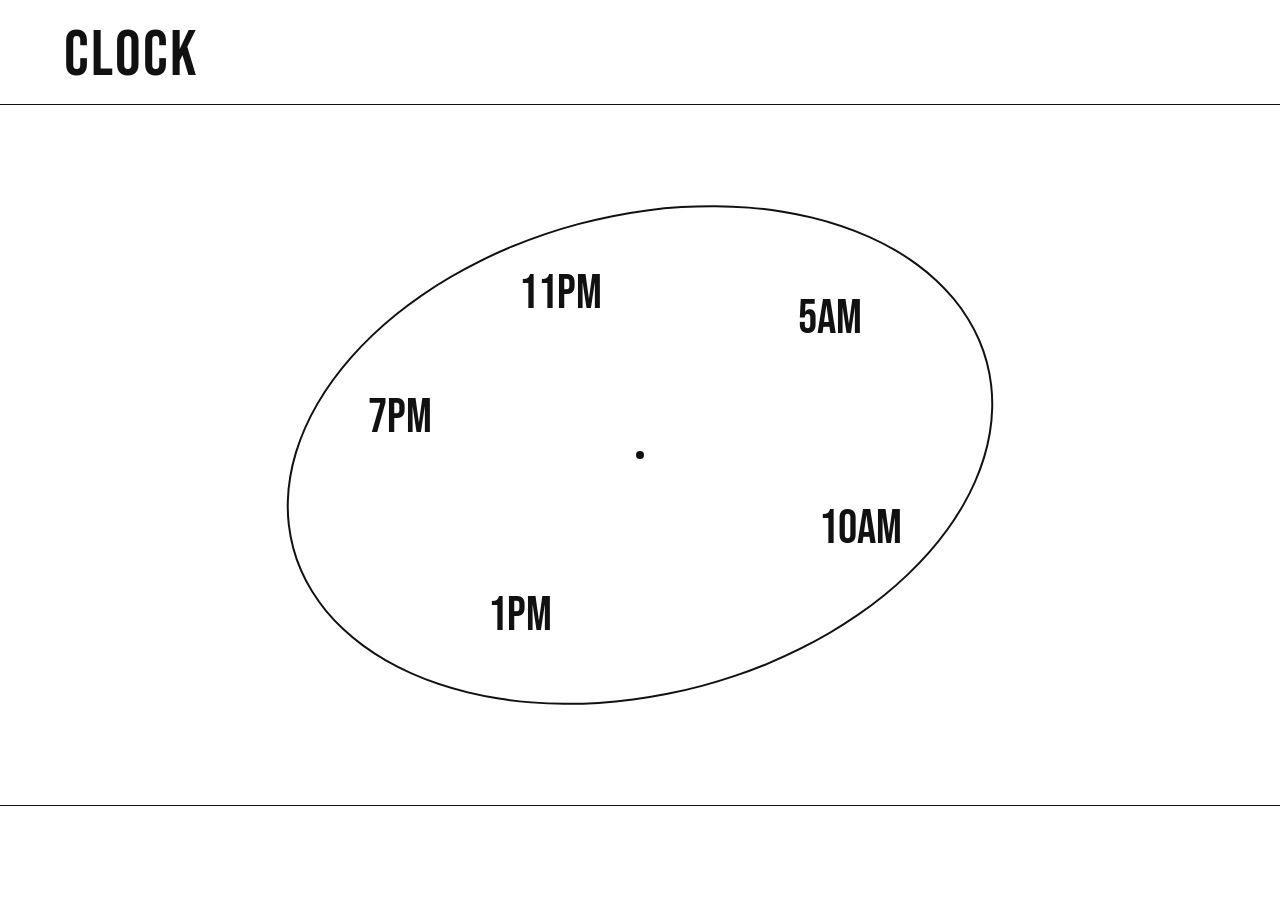
<file: index.html>
<!DOCTYPE html>
<html lang="ko">
<head>
  <meta charset="UTF-8"/>
  <meta name="viewport" content="width=device-width, initial-scale=1.0"/>
  <title>CLOCKED</title>
  <link href="https://fonts.googleapis.com/css2?family=Bebas+Neue&family=Noto+Sans+KR:wght@300;400&family=DM+Mono:wght@400&display=swap" rel="stylesheet"/>
  <style>
    * { margin:0; padding:0; box-sizing:border-box; }

    body {
      background: #fff;
      color: #111;
      font-family: 'Noto Sans KR', sans-serif;
      overflow-x: hidden;
    }

    .header {
      padding: 24px 5vw 16px;
      border-bottom: 1px solid #111;
    }
    .header-title {
      font-family: 'Bebas Neue', sans-serif;
      font-size: clamp(36px, 6.4vw, 64px);
      letter-spacing: 2px;
      line-height: 1;
    }

    /* ── CLOCK AREA ── */
    /* ── RESPONSIVE ── */
    html, body { max-width: 100%; }

    .clock-wrap {
      position: relative;
      width: min(1000px, 100vw);
      height: min(620px, 62vw);
      margin: 40px auto;
    }

    .clock-face {
      position: absolute;
      left: 50%;
      top: 50%;
      width: min(720px, 72vw);
      height: min(480px, 48vw);
      transform: translate(-50%, -50%) rotate(-15deg);
      border-radius: 50%;
      border: 2px solid #111;
    }

    .clock-center {
      position: absolute;
      width: 8px;
      height: 8px;
      background: #111;
      border-radius: 50%;
      top: 50%;
      left: 50%;
      transform: translate(-50%, -50%);
      z-index: 10;
    }

    /* time buttons — positioned relative to 900×500 wrap */
    .time-btn {
      position: absolute;
      cursor: pointer;
      text-align: center;
      transform: translate(-50%, -50%);
      z-index: 5;
    }
    .time-btn .num {
      font-family: 'Bebas Neue', sans-serif;
      font-size: clamp(24px, 4.8vw, 48px);
      color: #111;
      display: block;
      transition: color 0.15s;
      line-height: 1;
    }
    .time-btn:hover .num { color: #999; }
    .time-btn.active .num { color: #0000ff; }

    /* ── CLOCK IMAGES (placed near each time) ── */
    .clock-img {
      position: absolute;
      width: min(110px, 11vw);
      height: min(80px, 8vw);
      display: none;
      animation: popin 0.3s ease;
      z-index: 4;
    }
    .clock-img.placed { display: block; }

    @keyframes popin {
      from { opacity:0; transform: scale(0.85); }
      to   { opacity:1; transform: scale(1); }
    }

    .clock-img-inner {
      width: 100%;
      height: 100%;
      background: #e0ddd6;
      border: 1px solid #ccc;
      display: flex;
      align-items: center;
      justify-content: center;
      overflow: hidden;
    }
    .clock-img-inner img { width:100%; height:100%; object-fit:cover; display:block; }
    .clock-img-inner span {
      font-family: 'DM Mono', monospace;
      font-size: 9px;
      color: #bbb;
      letter-spacing: 0.08em;
    }

    /* images placed between adjacent time markers */
    #img-7pm  { left: min(285px, 28.5vw); top: min(168px, 16.8vw); transform: none; }
    #img-11pm { left: min(490px, 49vw);   top: min(80px,  8vw);    transform: none; }
    #img-5am  { left: min(690px, 69vw);   top: min(220px, 22vw);   transform: none; }
    #img-10am { left: min(510px, 51vw);   top: min(430px, 43vw);   transform: none; }
    #img-1pm  { left: min(205px, 20.5vw); top: min(340px, 34vw);   transform: none; }

    /* ── PANEL ── */
    .panel-area {
      border-top: 1px solid #111;
      padding: 0 5vw;
    }

    .panel { display: none; animation: up 0.25s ease; }
    .panel.visible {
      display: flex;
      align-items: flex-start;
      gap: 0;
      overflow-x: auto;
      padding-bottom: 36px;
    }
    @keyframes up {
      from { opacity:0; transform:translateY(8px); }
      to   { opacity:1; transform:translateY(0); }
    }

    /* individual card within a panel */
    .panel-card {
      display: flex;
      flex-direction: column;
      align-items: center;
      min-width: 240px;
      max-width: 300px;
      padding: 20px 24px 0 0;
      flex-shrink: 0;
    }
    .panel-card:last-child { padding-right: 0; }

    /* clickable image card */
    .panel-card.clickable { cursor: pointer; }
    .panel-card.clickable:hover .panel-img-center { opacity: 0.75; }
    .panel-card.used .panel-img-center { opacity: 0.3; pointer-events: none; cursor: default; }

    .panel-img-center {
      width: 100%;
      background: #ebebeb;
      display: flex;
      align-items: center;
      justify-content: center;
      overflow: hidden;
      position: relative;
      transition: opacity 0.2s;
      margin-bottom: 14px;
    }
    .panel-img-center img { width:100%; height:auto; display:block; object-fit:unset; }
    .panel-img-center img + span { display: none; }
    /* fallback when no image */
    .panel-img-center:not(:has(img)),
    .panel-img-center:has(img[src=""]) {
      height: 160px;
    }
    .panel-img-center span { font-family:'DM Mono',monospace; font-size:10px; color:#bbb; letter-spacing:0.1em; }
    .click-hint {
      position: absolute;
      bottom: 8px;
      right: 8px;
      font-family: 'DM Mono', monospace;
      font-size: 9px;
      color: #888;
      letter-spacing: 0.08em;
      background: rgba(255,255,255,0.85);
      padding: 2px 6px;
    }

    /* text-only card (no image) */
    .panel-card.text-only {
      justify-content: flex-start;
      padding-top: 20px;
    }
    .panel-card.text-only .panel-quote-center {
      text-align: left;
    }

    .panel-source {
      font-family: 'DM Mono', monospace;
      font-size: 9px;
      color: #aaa;
      letter-spacing: 0.08em;
      margin-bottom: 10px;
      align-self: flex-start;
    }
    .panel-quote-center {
      font-family: 'Noto Sans KR', sans-serif;
      font-size: 12px;
      font-weight: 300;
      line-height: 1.85;
      color: #222;
      text-align: center;
    }
    .panel-reason {
      font-family: 'Noto Sans KR', sans-serif;
      font-size: 11px;
      font-weight: 300;
      line-height: 1.8;
      color: #999;
      text-align: center;
      margin-top: 10px;
      font-style: italic;
    }
    .panel-card.text-only .panel-reason {
      text-align: left;
    }
    .audio-reason {
      font-family: 'Noto Sans KR', sans-serif;
      font-size: 11px;
      font-weight: 300;
      line-height: 1.8;
      color: #999;
      font-style: italic;
      margin-top: 10px;
    }

    /* divider between cards */
    .panel-divider {
      width: 1px;
      background: #e0e0e0;
      align-self: stretch;
      margin: 20px 24px 0 0;
      flex-shrink: 0;
    }

    /* ── AUDIO CARD ── */
    .audio-card {
      display: flex;
      flex-direction: column;
      align-items: flex-start;
      min-width: 200px;
      max-width: 240px;
      padding: 20px 0 0 0;
      flex-shrink: 0;
    }
    .audio-play-btn {
      width: 44px;
      height: 44px;
      border: 1px solid #111;
      background: #fff;
      display: flex;
      align-items: center;
      justify-content: center;
      cursor: pointer;
      margin-bottom: 14px;
      transition: background 0.15s;
      flex-shrink: 0;
    }
    .audio-play-btn:hover { background: #111; }
    .audio-play-btn:hover svg path { fill: #fff; }
    .audio-play-btn svg { width: 16px; height: 16px; }
    .audio-play-btn svg path { fill: #111; transition: fill 0.15s; }
    .audio-label {
      font-family: 'DM Mono', monospace;
      font-size: 9px;
      color: #aaa;
      letter-spacing: 0.08em;
      margin-bottom: 10px;
    }
    .audio-quote {
      font-family: 'Noto Sans KR', sans-serif;
      font-size: 12px;
      font-weight: 300;
      line-height: 1.85;
      color: #222;
    }

    /* ── LOG SECTION ── */
    .log-area {
      border-top: 1px solid #111;
      padding: 24px 5vw 60px;
      display: none;
    }
    .log-area.has-entries { display: block; }

    .log-grid {
      display: flex;
      gap: 0;
      flex-wrap: wrap;
    }

    .log-entry {
      width: calc(100% / 5);
      padding-right: 28px;
      animation: up 0.3s ease;
    }

    .log-entry-time {
      font-family: 'DM Mono', monospace;
      font-size: 9px;
      letter-spacing: 0.12em;
      text-transform: uppercase;
      color: #111;
      display: block;
      margin-bottom: 6px;
      border-bottom: 1px solid #111;
      padding-bottom: 4px;
    }

    .log-entry-quote {
      font-family: 'Noto Sans KR', sans-serif;
      font-size: 10px;
      font-weight: 300;
      line-height: 1.8;
      color: #333;
      margin-bottom: 6px;
    }

    .log-entry-source {
      font-family: 'DM Mono', monospace;
      font-size: 9px;
      color: #aaa;
      letter-spacing: 0.06em;
    }

  /* ── ED POPUP ── */
  .ed-overlay {
    position: fixed;
    inset: 0;
    background: rgba(0,0,0,0.6);
    z-index: 100;
    display: flex;
    align-items: center;
    justify-content: center;
    opacity: 0;
    pointer-events: none;
    transition: opacity 0.5s ease;
  }
  .ed-overlay.visible {
    opacity: 1;
    pointer-events: all;
  }
  .ed-modal {
    background: #fff;
    max-width: 480px;
    width: 90vw;
    padding: 48px 40px 40px;
    position: relative;
    transform: translateY(12px);
    transition: transform 0.5s ease;
  }
  .ed-overlay.visible .ed-modal {
    transform: translateY(0);
  }
  .ed-modal-title {
    font-family: 'Bebas Neue', sans-serif;
    font-size: 52px;
    letter-spacing: 2px;
    line-height: 1;
    margin-bottom: 28px;
  }
  .ed-modal-body {
    font-family: 'Noto Sans KR', sans-serif;
    font-size: 13px;
    font-weight: 300;
    line-height: 2;
    color: #222;
  }
  .ed-modal-body p { margin-bottom: 16px; }
  .ed-modal-body p:last-child { margin-bottom: 0; }
  .ed-modal-year {
    font-family: 'DM Mono', monospace;
    font-size: 10px;
    color: #aaa;
    letter-spacing: 0.1em;
    margin-top: 32px;
    display: block;
  }
  .ed-close {
    position: absolute;
    top: 16px;
    right: 20px;
    font-family: 'DM Mono', monospace;
    font-size: 11px;
    color: #aaa;
    cursor: pointer;
    letter-spacing: 0.08em;
    background: none;
    border: none;
    padding: 4px;
  }
  .ed-close:hover { color: #111; }
  </style>
</head>
<body>

<div class="header">
  <div class="header-title">CLOCK<span id="ed-reveal" style="opacity:0; transition: opacity 0.6s ease;">ED</span></div>
</div>

<div class="clock-wrap">
  <div class="clock-face"></div>
  <div class="clock-center"></div>

  <!-- TIME BUTTONS -->
  <div class="time-btn" style="left:72%;top:62%;" onclick="openPanel('10am', this)">
    <span class="num">10AM</span>
  </div>
  <div class="time-btn" style="left:42%;top:24%;" onclick="openPanel('11pm', this)">
    <span class="num">11PM</span>
  </div>
  <div class="time-btn" style="left:38%;top:76%;" onclick="openPanel('1pm', this)">
    <span class="num">1PM</span>
  </div>
  <div class="time-btn" style="left:26%;top:44%;" onclick="openPanel('7pm', this)">
    <span class="num">7PM</span>
  </div>
  <div class="time-btn" style="left:69%;top:28%;" onclick="openPanel('5am', this)">
    <span class="num">5AM</span>
  </div>

  <!-- CLOCK IMAGES (hidden until placed) -->
  <div class="clock-img" id="img-10am">
    <div class="clock-img-inner">
      <img src="10am.jpg" alt="">
      <span>10AM</span>
    </div>
  </div>
  <div class="clock-img" id="img-11pm">
    <div class="clock-img-inner">
      <img src="11pm.jpg" alt="">
      <span>11PM</span>
    </div>
  </div>
  <div class="clock-img" id="img-1pm">
    <div class="clock-img-inner">
      <img src="1pm.jpg" alt="">
      <span>1PM</span>
    </div>
  </div>
  <div class="clock-img" id="img-7pm">
    <div class="clock-img-inner">
      <img src="7pm.jpg" alt="">
      <span>7PM</span>
    </div>
  </div>
  <div class="clock-img" id="img-5am">
    <div class="clock-img-inner">
      <img src="5am.jpg" alt="">
      <span>5AM</span>
    </div>
  </div>
</div>

<!-- PANELS -->
<div class="panel-area">

  <!-- 5AM: 달빛 -->
  <div class="panel" id="panel-5am">
    <div class="panel-card clickable" onclick="placeImage('5am', this)">
      <div class="panel-img-center">
        <img src="5am.jpg" alt="">
        <span>이미지</span>
        <div class="click-hint">클릭하면 시계에 배치</div>
      </div>
      <p class="panel-quote-center">이유 없이 깼다가 보고 다시 잠드는.</p>
      <p class="panel-reason">찾으려 하지 않았는데 거기 있었던 것.</p>
    </div>
  </div>

  <!-- 10AM: 유튜브 댓글 세트 + 이하나 댓글 -->
  <div class="panel" id="panel-10am">
    <div class="panel-card clickable" onclick="placeImage('10am', this)">
      <div class="panel-img-center">
        <img src="10am.jpg" alt="">
        <span>이미지</span>
        <div class="click-hint">클릭하면 시계에 배치</div>
      </div>
      <p class="panel-source">유튜브 댓글 / 아이와 장식장 영상</p>
      <p class="panel-quote-center">나쁜 짓을 한 게 아니라<br>나쁜 일이 벌어진 거니까.</p>
      <p class="panel-reason">같은 장면을 다른 언어로 보는 순간.</p>
    </div>
    <div class="panel-divider"></div>
    <div class="panel-card text-only">
      <div class="panel-img-center">
        <img src="10am.jpg" alt="">
        <span>이미지</span>
      </div>
      <p class="panel-source">유튜브 댓글</p>
      <p class="panel-quote-center">한국: 그냥 다 때려부시지 그래!!!</p>
      <p class="panel-reason">진지함 바로 옆에 있어야 더 선명해지는 것.</p>
    </div>
    <div class="panel-divider"></div>
    <div class="panel-card text-only">
      <div class="panel-img-center">
        <img src="10am-3.jpg" alt="">
        <span>이미지</span>
      </div>
      <p class="panel-source">유튜브 댓글</p>
      <p class="panel-quote-center">이하나: ㅋㅋ 좀 저 나이에 저러면 한심해보이긴함…<br><br>ㄴ 우리 모두 누구나 잘 모르는 영역이 있는 법이져… 예를 들어 하나 님이 띄어쓰기를 못하는 것처럼.</p>
      <p class="panel-reason">반격이 주장이 아니라 증명으로 왔을 때.</p>
    </div>
  </div>

  <!-- 1PM: 썩은 핑크의 법칙 -->
  <div class="panel" id="panel-1pm">
    <div class="panel-card clickable" onclick="placeImage('1pm', this)">
      <div class="panel-img-center">
        <img src="1pm.jpg" alt="">
        <span>이미지</span>
        <div class="click-hint">클릭하면 시계에 배치</div>
      </div>
      <p class="panel-source">네이버 웹툰 / 썩은 핑크의 법칙</p>
      <p class="panel-quote-center">그 누구의 잘못이 아님에도 나는 아플 수 있습니다.<br>그럴 땐 아픈 게 지나갈 때까지 다른 걸 하면 됩니다.</p>
      <p class="panel-reason">이유를 찾지 않아도 된다는 말이 위로가 될 때.</p>
    </div>
  </div>

  <!-- 7PM: 집이 없어 + IMF 댓글 + 부엌 소리 -->
  <div class="panel" id="panel-7pm">
    <div class="panel-card clickable" onclick="placeImage('7pm', this)">
      <div class="panel-img-center">
        <img src="7pm.jpg" alt="">
        <span>이미지</span>
        <div class="click-hint">클릭하면 시계에 배치</div>
      </div>
      <p class="panel-source">네이버 웹툰 / 집이 없어</p>
      <p class="panel-quote-center">넌 어디든 갈 수 있어. 네가 조금만 더 크면.. 네가 네 집도, 동네도.. 같이 살 사람도 고를 수 있어.</p>
      <p class="panel-reason">지금의 고통이 나중의 자유로 뒤집히는 순간.</p>
    </div>
    <div class="panel-divider"></div>
    <div class="panel-card text-only">
      <div class="panel-img-center">
        <img src="7pm-2.jpg" alt="">
        <span>이미지</span>
      </div>
      <p class="panel-source">유튜브 댓글 / IMF 관련 영상</p>
      <p class="panel-quote-center">악재가 꼭 악재만은 아니라고... 결과적으로 자력으로 다시 일어났기 때문에 주변국에 굽실거리지 않아도 되니 긍정적인 면도 있을 겁니다.</p>
      <p class="panel-reason">시간이 지나야만 보이는 의미가 있다는 것.</p>
    </div>
    <div class="panel-divider"></div>
    <div class="audio-card">
      <p class="audio-label">오디오 / 부엌 소리</p>
      <button class="audio-play-btn" onclick="toggleAudio(this)" aria-label="재생">
        <svg viewBox="0 0 16 16" fill="none" xmlns="http://www.w3.org/2000/svg">
          <path class="play-icon" d="M4 2.5L13 8L4 13.5V2.5Z" fill="#111"/>
        </svg>
      </button>
      <!-- audio src에 파일 경로를 넣어주세요 -->
      <audio id="kitchen-audio" src="kitchen.mp3" preload="none"></audio>
      <p class="audio-quote">저녁 7시, 낮잠을 자다가<br>들리는 부엌 소리.<br><br>눈을 뜨지 않아도<br>혼자가 아니라는 걸 알았다.</p>
      <p class="audio-reason">소리로만 아는 것이 있다.</p>
    </div>
  </div>

  <!-- 11PM: 나만 들을 수 있는 종 + 믿고 먼저 증명하는 삶 -->
  <div class="panel" id="panel-11pm">
    <div class="panel-card clickable" onclick="placeImage('11pm', this)">
      <div class="panel-img-center">
        <img src="11pm.jpg" alt="">
        <span>이미지</span>
        <div class="click-hint">클릭하면 시계에 배치</div>
      </div>
      <p class="panel-quote-center">일이든 사람이든 '여기까지구나' 하는 순간이 옵니다.<br>그 순간엔 머릿속에 종이 울리죠.<br>나만 들을 수 있는.</p>
      <p class="panel-reason">설명하지 않아도 되는 감각이 있다는 것.</p>
    </div>
    <div class="panel-divider"></div>
    <div class="panel-card text-only">
      <div class="panel-img-center">
        <img src="11pm-2.jpg" alt="">
        <span>이미지</span>
      </div>
      <p class="panel-quote-center">가장 종교적인 해답에 가까운 대답이시네.<br><br>주장 뿐인 증명보다, 있을 거라고 믿고<br>내가 먼저 증명하는 삶.</p>
      <p class="panel-reason">증명하기 전에 먼저 살아내는 사람이 있다는 것.</p>
    </div>
  </div>

</div>

<div class="log-area" id="log-area">
  <div class="log-grid" id="log-grid"></div>
</div>

<script>
  const clicked = new Set();

  const logData = {
    '5am':  { time: '5AM',  name: '그냥 깸',       quote: '이유 없이 깼다가 보고 다시 잠드는.',                                   source: '— 직접 경험' },
    '10am': { time: '10AM', name: '눈 떠',         quote: '나쁜 짓을 한 게 아니라 나쁜 일이 벌어진 거니까.',                      source: '유튜브 댓글 / 아이와 장식장 영상' },
    '1pm':  { time: '1PM',  name: '버텨라',        quote: '그 누구의 잘못이 아님에도 나는 아플 수 있습니다.',                      source: '네이버 웹툰 / 썩은 핑크의 법칙' },
    '7pm':  { time: '7PM',  name: '집가자',        quote: '넌 어디든 갈 수 있어.',                                              source: '네이버 웹툰 / 집이 없어' },
    '11pm': { time: '11PM', name: 'karma 실현시간', quote: '그 순간엔 머릿속에 종이 울리죠. 나만 들을 수 있는.',                   source: '유튜브 댓글' },
  };

  function openPanel(id, btn) {
    document.querySelectorAll('.panel').forEach(p => p.classList.remove('visible'));
    document.querySelectorAll('.time-btn').forEach(b => b.classList.remove('active'));
    document.getElementById('panel-' + id).classList.add('visible');
    btn.classList.add('active');
    document.querySelector('.panel-area').scrollIntoView({ behavior: 'smooth', block: 'start' });

    clicked.add(id);
    const opacity = Math.pow(clicked.size / 5, 2);
    document.getElementById('ed-reveal').style.opacity = opacity;
  }

  function placeImage(id, cardEl) {
    if (cardEl.classList.contains('used')) return;
    cardEl.classList.add('used');
    const clockImg = document.getElementById('img-' + id);
    clockImg.classList.add('placed');

    // close panel
    document.querySelectorAll('.panel').forEach(p => p.classList.remove('visible'));
    document.querySelectorAll('.time-btn').forEach(b => b.classList.remove('active'));

    // add log entry
    const d = logData[id];
    const entry = document.createElement('div');
    entry.className = 'log-entry';
    entry.innerHTML = `
      <span class="log-entry-time">${d.time} — ${d.name}</span>
      <p class="log-entry-quote">${d.quote}</p>
      <p class="log-entry-source">${d.source}</p>
    `;
    document.getElementById('log-grid').appendChild(entry);
    document.getElementById('log-area').classList.add('has-entries');

    document.querySelector('.clock-wrap').scrollIntoView({ behavior: 'smooth', block: 'center' });

    // 5개 다 배치됐으면 ED 팝업
    const placed = document.querySelectorAll('.panel-card.clickable.used').length;
    if (placed === 5) openEdPopup();
  }

  function toggleAudio(btn) {
    const audio = document.getElementById('kitchen-audio');
    const pathEl = btn.querySelector('.play-icon');
    if (audio.paused) {
      audio.play();
      pathEl.setAttribute('d', 'M4 2h3v12H4V2zm5 0h3v12H9V2z');
    } else {
      audio.pause();
      pathEl.setAttribute('d', 'M4 2.5L13 8L4 13.5V2.5Z');
    }
    audio.addEventListener('ended', () => {
      pathEl.setAttribute('d', 'M4 2.5L13 8L4 13.5V2.5Z');
    }, { once: true });
  }

  function openEdPopup() {
    setTimeout(() => {
      document.getElementById('ed-overlay').classList.add('visible');
    }, 600);
  }

  function closeEdPopup() {
    document.getElementById('ed-overlay').classList.remove('visible');
  }

  document.addEventListener('DOMContentLoaded', function() {
    document.getElementById('ed-overlay').addEventListener('click', function(e) {
      if (e.target === this) closeEdPopup();
    });
  });
</script>

<!-- ED POPUP -->
<div class="ed-overlay" id="ed-overlay">
  <div class="ed-modal">
    <button class="ed-close" onclick="closeEdPopup()">닫기</button>
    <div class="ed-modal-title">CLOCKED</div>
    <div class="ed-modal-body">
      <p>이 웹사이트는 23살 오현유가 수집한 아름다운 순간들의 기록입니다.</p>
      <p>예쁘다, 못생겼다는 말은 자주 써도 — 아름답다는 말은 잘 쓰지 않았습니다. 대상을 보는 것과, 거기에 닿는 것은 다른 일이니까요.</p>
      <p>5AM부터 11PM까지, 시간마다 감각이 열리는 방식이 다릅니다. 의도 없이 스며드는 것, 발견되는 것, 있는 그대로인 것, 전환되는 것, 혼자 남는 것.</p>
      <p>모아놓고 보니 전부 언어였습니다. 누군가 쓴 말들 — 그리고 말이 없어도 언어처럼 들린 것들.</p>
      <p>아름다움이 언어로 설명될 때 비로소 생기는 건지, 아니면 원래 거기 있었는데 언어가 닿은 건지 — 아직 모릅니다.</p>
      <span class="ed-modal-year">CLOCKED, 2024.</span>
    </div>
  </div>
</div>

</body>
</html>
</file>
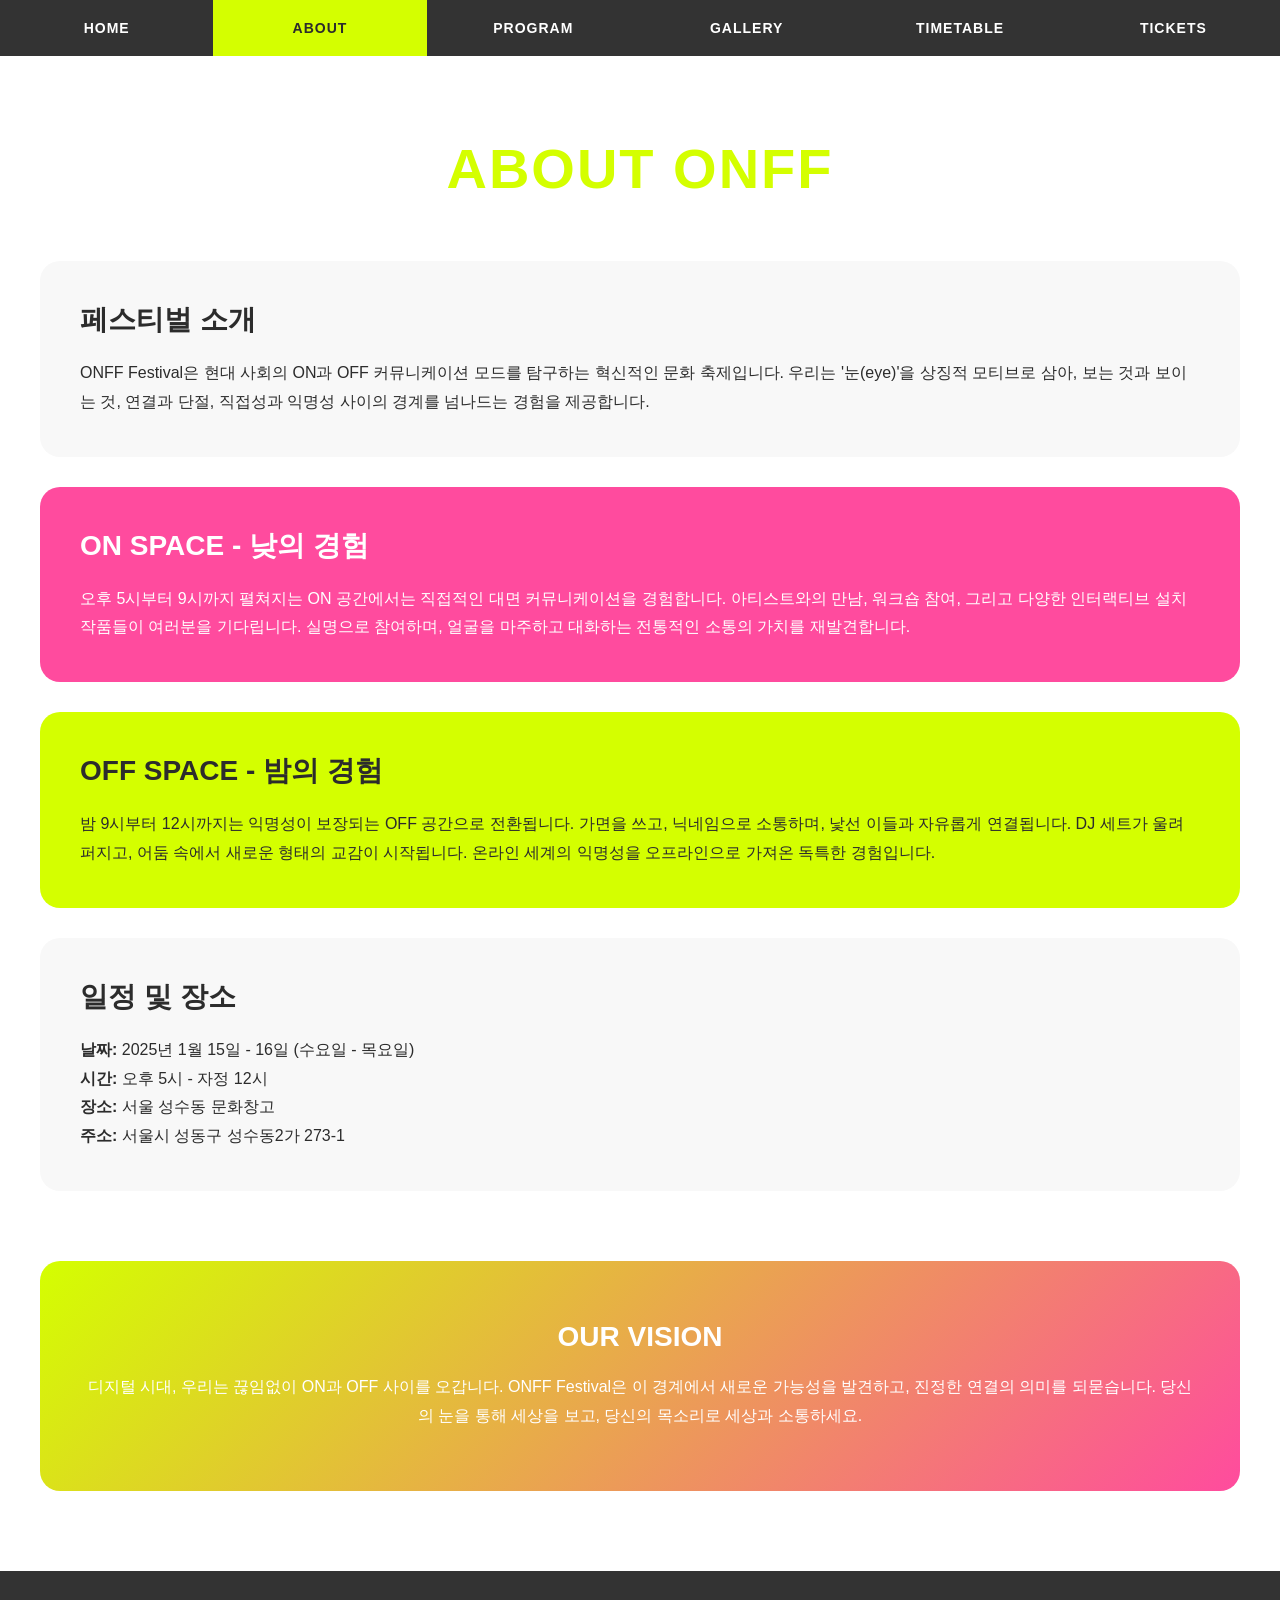
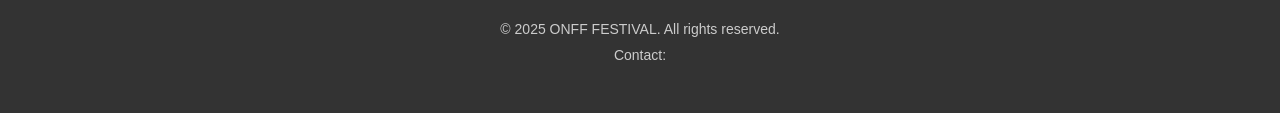
<file: about.html>
<!DOCTYPE html>
<html lang="ko">
<head>
    <meta charset="UTF-8">
    <meta name="viewport" content="width=device-width, initial-scale=1.0">
    <title>ABOUT - 2025 ONFF FESTIVAL</title>
    <link rel="stylesheet" href="styles.css">
</head>
<body>
    <!-- Navigation Bar -->
    <nav class="navbar">
        <div class="nav-container">
            <ul class="nav-menu">
                <li><a href="index.html" class="nav-link">HOME</a></li>
                <li><a href="about.html" class="nav-link active">ABOUT</a></li>
                <li><a href="lineup.html" class="nav-link">PROGRAM</a></li>
                <li><a href="gallery.html" class="nav-link">GALLERY</a></li>
                <li><a href="timetable.html" class="nav-link">TIMETABLE</a></li>
                <li><a href="tickets.html" class="nav-link">TICKETS</a></li>
            </ul>
        </div>
    </nav>

    <!-- About Section -->
    <section class="content-section">
        <div class="content-container">
            <h1 class="page-title">ABOUT ONFF</h1>
            
            <div class="about-content">
                <div class="about-box">
                    <h2 class="section-subtitle">페스티벌 소개</h2>
                    <p class="section-text">
                        ONFF Festival은 현대 사회의 ON과 OFF 커뮤니케이션 모드를 탐구하는 혁신적인 문화 축제입니다. 
                        우리는 '눈(eye)'을 상징적 모티브로 삼아, 보는 것과 보이는 것, 연결과 단절, 
                        직접성과 익명성 사이의 경계를 넘나드는 경험을 제공합니다.
                    </p>
                </div>

                <div class="about-box pink-box">
                    <h2 class="section-subtitle">ON SPACE - 낮의 경험</h2>
                    <p class="section-text">
                        오후 5시부터 9시까지 펼쳐지는 ON 공간에서는 직접적인 대면 커뮤니케이션을 경험합니다. 
                        아티스트와의 만남, 워크숍 참여, 그리고 다양한 인터랙티브 설치 작품들이 여러분을 기다립니다. 
                        실명으로 참여하며, 얼굴을 마주하고 대화하는 전통적인 소통의 가치를 재발견합니다.
                    </p>
                </div>

                <div class="about-box lime-box">
                    <h2 class="section-subtitle">OFF SPACE - 밤의 경험</h2>
                    <p class="section-text">
                        밤 9시부터 12시까지는 익명성이 보장되는 OFF 공간으로 전환됩니다. 
                        가면을 쓰고, 닉네임으로 소통하며, 낯선 이들과 자유롭게 연결됩니다. 
                        DJ 세트가 울려 퍼지고, 어둠 속에서 새로운 형태의 교감이 시작됩니다. 
                        온라인 세계의 익명성을 오프라인으로 가져온 독특한 경험입니다.
                    </p>
                </div>

                <div class="about-box">
                    <h2 class="section-subtitle">일정 및 장소</h2>
                    <p class="section-text">
                        <strong>날짜:</strong> 2025년 1월 15일 - 16일 (수요일 - 목요일)<br>
                        <strong>시간:</strong> 오후 5시 - 자정 12시<br>
                        <strong>장소:</strong> 서울 성수동 문화창고<br>
                        <strong>주소:</strong> 서울시 성동구 성수동2가 273-1
                    </p>
                </div>

                <div class="about-vision">
                    <h2 class="section-subtitle">OUR VISION</h2>
                    <p class="section-text">
                        디지털 시대, 우리는 끊임없이 ON과 OFF 사이를 오갑니다. 
                        ONFF Festival은 이 경계에서 새로운 가능성을 발견하고, 
                        진정한 연결의 의미를 되묻습니다. 당신의 눈을 통해 세상을 보고, 
                        당신의 목소리로 세상과 소통하세요.
                    </p>
                </div>
            </div>
        </div>
    </section>

    <footer class="footer">
        <div class="footer-content">
            <p>&copy; 2025 ONFF FESTIVAL. All rights reserved.</p>
            <p>Contact: <a href="/cdn-cgi/l/email-protection" class="__cf_email__" data-cfemail="fc95929a93bc93929a9ad19a998
</file>
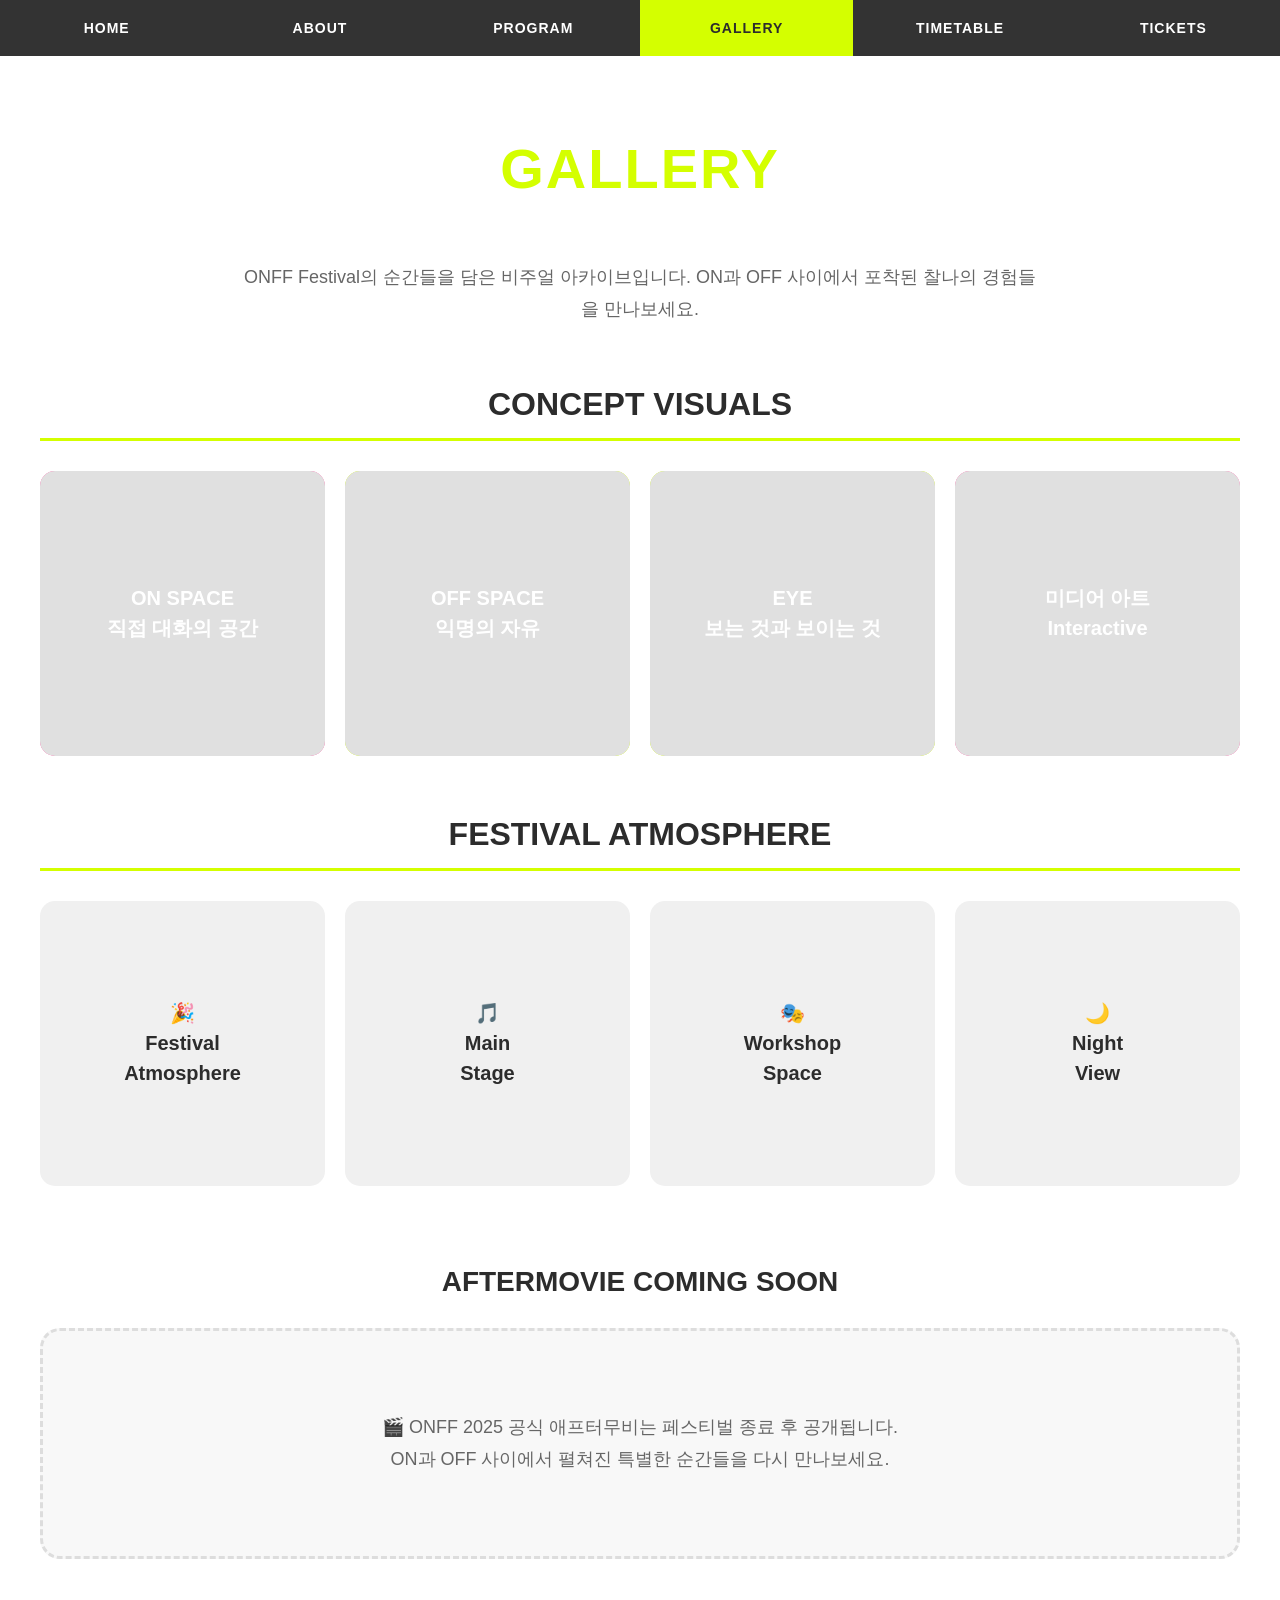
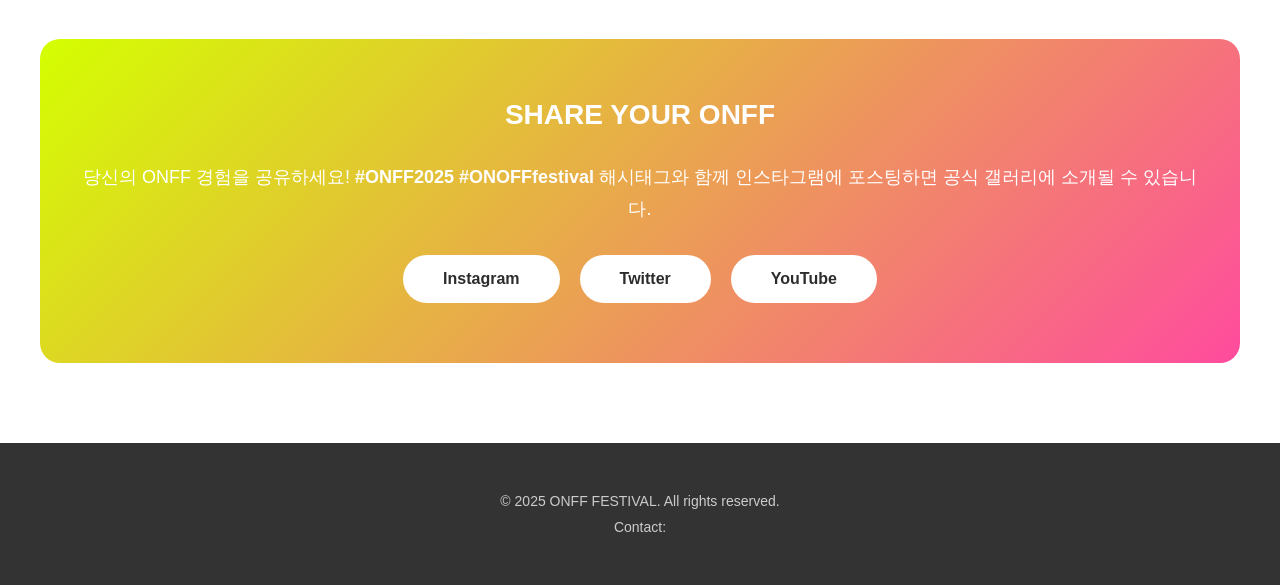
<file: gallery.html>
<!DOCTYPE html>
<html lang="ko">
<head>
    <meta charset="UTF-8">
    <meta name="viewport" content="width=device-width, initial-scale=1.0">
    <title>GALLERY - 2025 ONFF FESTIVAL</title>
    <link rel="stylesheet" href="styles.css">
</head>
<body>
    <!-- Navigation Bar -->
    <nav class="navbar">
        <div class="nav-container">
            <ul class="nav-menu">
                <li><a href="index.html" class="nav-link">HOME</a></li>
                <li><a href="about.html" class="nav-link">ABOUT</a></li>
                <li><a href="lineup.html" class="nav-link">PROGRAM</a></li>
                <li><a href="gallery.html" class="nav-link active">GALLERY</a></li>
                <li><a href="timetable.html" class="nav-link">TIMETABLE</a></li>
                <li><a href="tickets.html" class="nav-link">TICKETS</a></li>
            </ul>
        </div>
    </nav>
            </ul>
        </div>
    </nav>

    <!-- Gallery Section -->
    <section class="content-section">
        <div class="content-container">
            <h1 class="page-title">GALLERY</h1>
            
            <div class="gallery-intro">
                <p class="intro-text">
                    ONFF Festival의 순간들을 담은 비주얼 아카이브입니다. 
                    ON과 OFF 사이에서 포착된 찰나의 경험들을 만나보세요.
                </p>
            </div>

            <div class="gallery-section-title">
                <h2>CONCEPT VISUALS</h2>
            </div>

            <div class="gallery-grid">
                <div class="gallery-item pink-bg">
                    <div class="gallery-placeholder">
                        <div class="gallery-text">ON SPACE<br/>직접 대화의 공간</div>
                    </div>
                </div>

                <div class="gallery-item lime-bg">
                    <div class="gallery-placeholder">
                        <div class="gallery-text">OFF SPACE<br/>익명의 자유</div>
                    </div>
                </div>

                <div class="gallery-item lime-bg">
                    <div class="gallery-placeholder">
                        <div class="gallery-text">EYE<br/>보는 것과 보이는 것</div>
                    </div>
                </div>

                <div class="gallery-item pink-bg">
                    <div class="gallery-placeholder">
                        <div class="gallery-text">미디어 아트<br/>Interactive</div>
                    </div>
                </div>
            </div>

            <div class="gallery-section-title">
                <h2>FESTIVAL ATMOSPHERE</h2>
            </div>

            <div class="gallery-grid">
                <div class="gallery-item">
                    <div class="gallery-placeholder gray-bg">
                        <div class="gallery-text-dark">🎉<br/>Festival<br/>Atmosphere</div>
                    </div>
                </div>

                <div class="gallery-item">
                    <div class="gallery-placeholder gray-bg">
                        <div class="gallery-text-dark">🎵<br/>Main<br/>Stage</div>
                    </div>
                </div>

                <div class="gallery-item">
                    <div class="gallery-placeholder gray-bg">
                        <div class="gallery-text-dark">🎭<br/>Workshop<br/>Space</div>
                    </div>
                </div>

                <div class="gallery-item">
                    <div class="gallery-placeholder gray-bg">
                        <div class="gallery-text-dark">🌙<br/>Night<br/>View</div>
                    </div>
                </div>
            </div>

            <div class="video-section">
                <h2 class="section-subtitle">AFTERMOVIE COMING SOON</h2>
                <div class="video-placeholder">
                    <div class="video-content">
                        <p class="video-text">
                            🎬 ONFF 2025 공식 애프터무비는 페스티벌 종료 후 공개됩니다.<br>
                            ON과 OFF 사이에서 펼쳐진 특별한 순간들을 다시 만나보세요.
                        </p>
                    </div>
                </div>
            </div>

            <div class="social-section">
                <h2 class="section-subtitle">SHARE YOUR ONFF</h2>
                <p class="social-text">
                    당신의 ONFF 경험을 공유하세요! 
                    <strong>#ONFF2025 #ONOFFfestival</strong> 해시태그와 함께 
                    인스타그램에 포스팅하면 공식 갤러리에 소개될 수 있습니다.
                </p>
                <div class="social-links">
                    <a href="#" class="social-btn">Instagram</a>
                    <a href="#" class="social-btn">Twitter</a>
                    <a href="#" class="social-btn">YouTube</a>
                </div>
            </div>
        </div>
    </section>

    <footer class="footer">
        <div class="footer-content">
            <p>&copy; 2025 ONFF FESTIVAL. All rights reserved.</p>
            <p>Contact: <a href="/cdn-cgi/l/email-protection" class="__cf_email__" data-cfemail="e68f888089a689888080cb80839
</file>
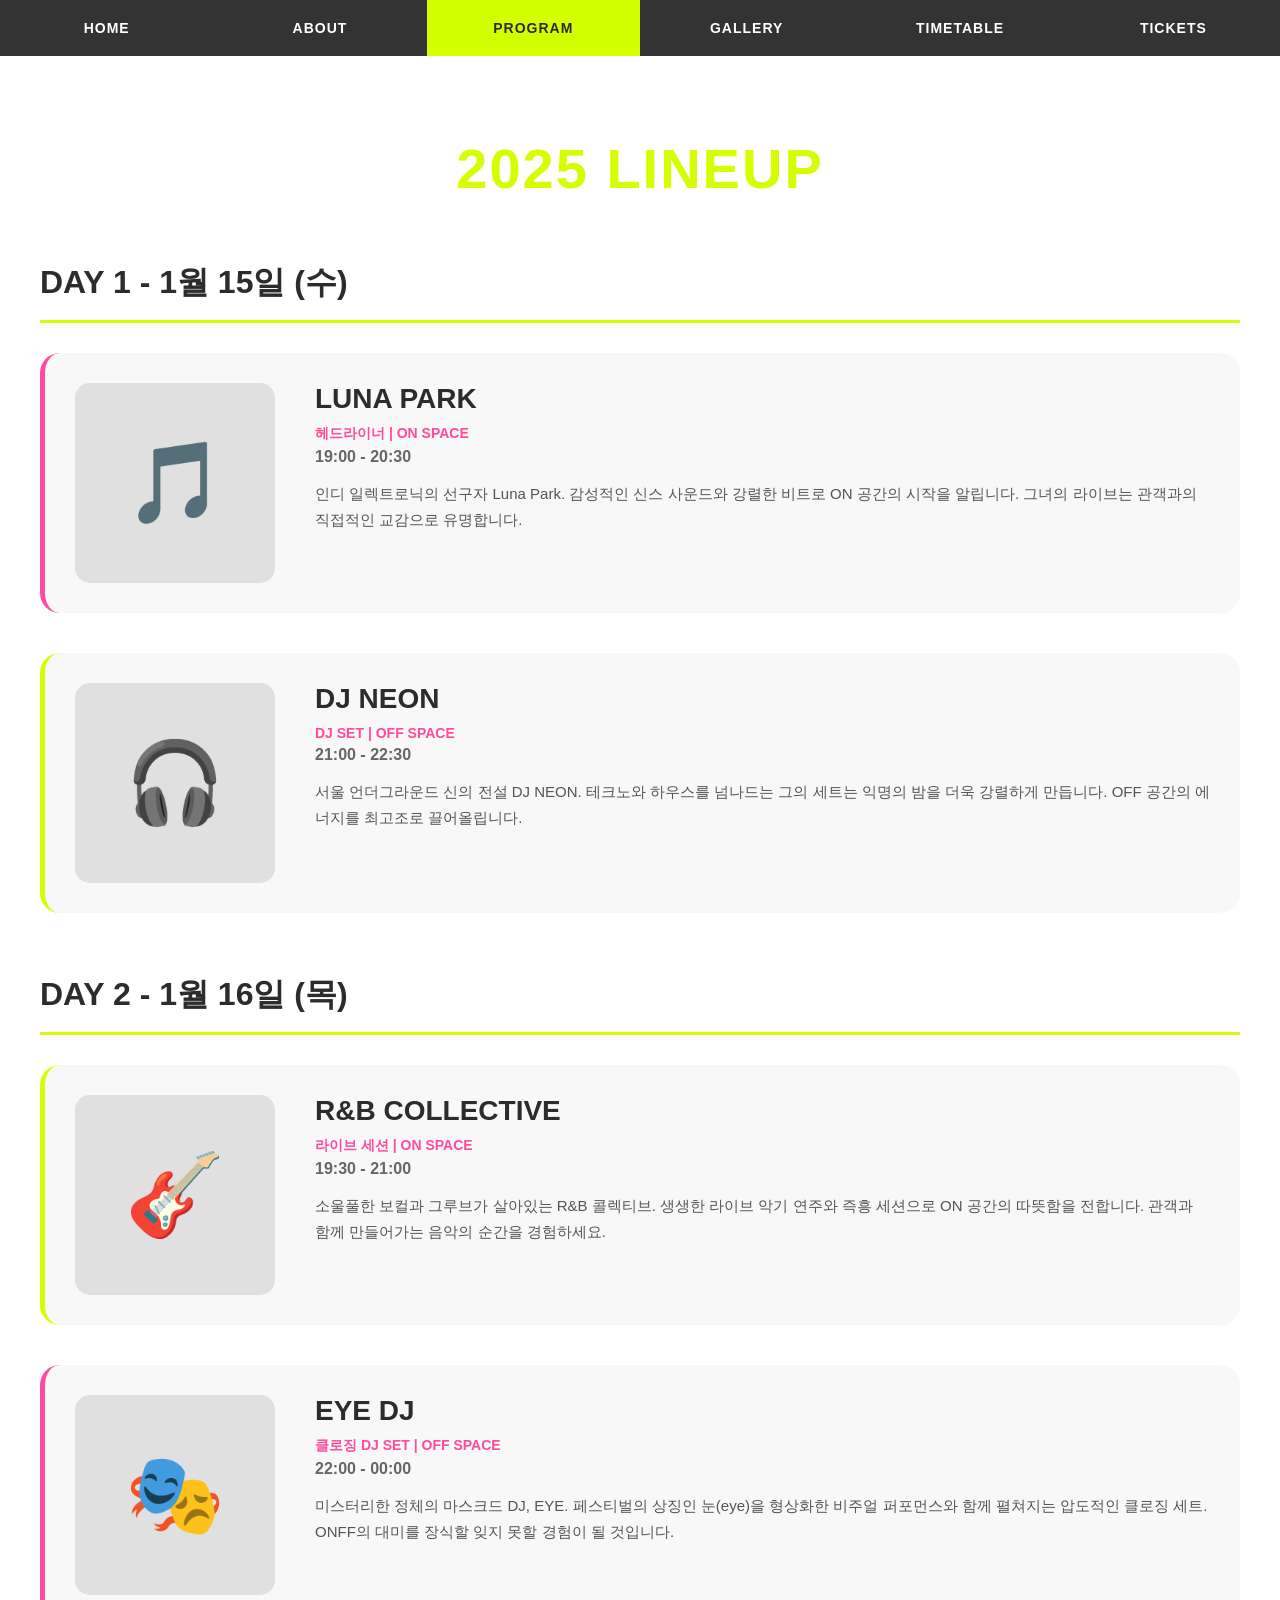
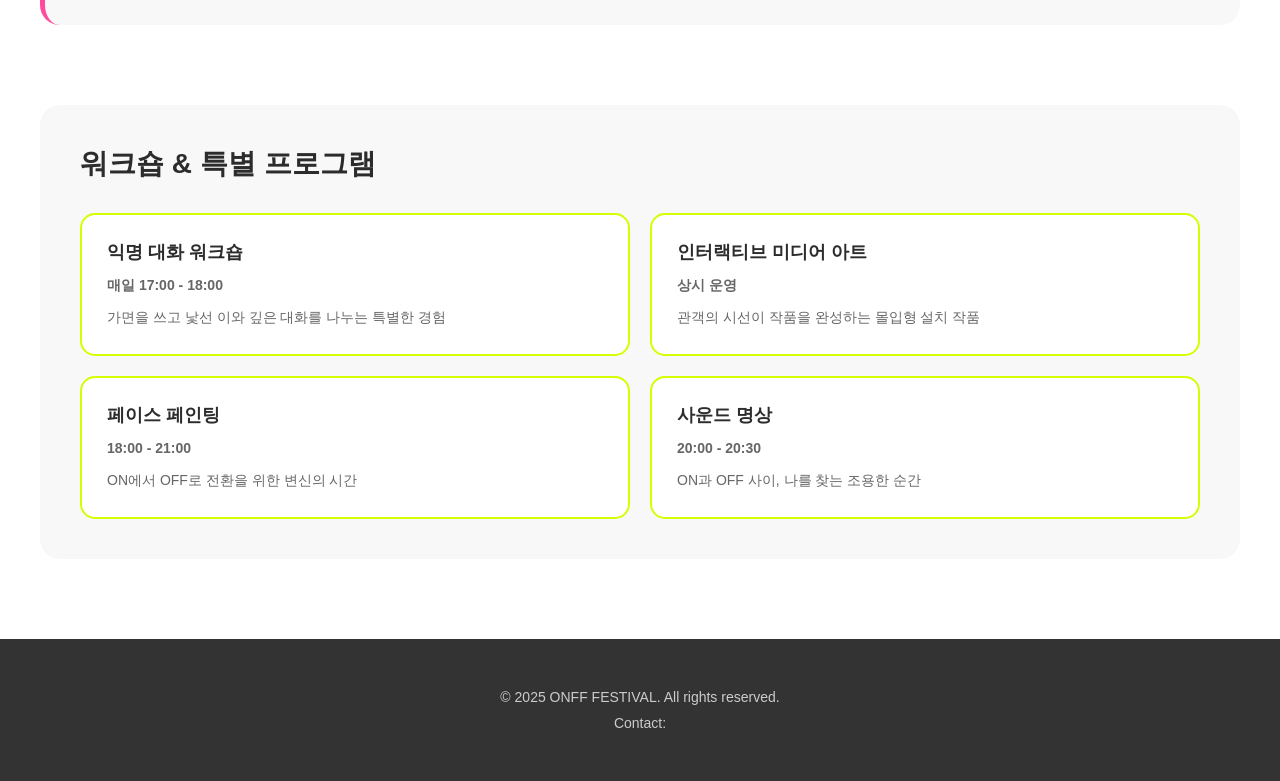
<file: lineup.html>
<!DOCTYPE html>
<html lang="ko">
<head>
    <meta charset="UTF-8">
    <meta name="viewport" content="width=device-width, initial-scale=1.0">
    <title>LINEUP - 2025 ONFF FESTIVAL</title>
    <link rel="stylesheet" href="styles.css">
</head>
<body>
    <!-- Navigation Bar -->
    <nav class="navbar">
        <div class="nav-container">
            <ul class="nav-menu">
                <li><a href="index.html" class="nav-link">HOME</a></li>
                <li><a href="about.html" class="nav-link">ABOUT</a></li>
                <li><a href="lineup.html" class="nav-link active">PROGRAM</a></li>
                <li><a href="gallery.html" class="nav-link">GALLERY</a></li>
                <li><a href="timetable.html" class="nav-link">TIMETABLE</a></li>
                <li><a href="tickets.html" class="nav-link">TICKETS</a></li>
            </ul>
        </div>
    </nav>

    <!-- Lineup Section -->
    <section class="content-section">
        <div class="content-container">
            <h1 class="page-title">2025 LINEUP</h1>
            
            <div class="lineup-schedule">
                <h2 class="schedule-title">DAY 1 - 1월 15일 (수)</h2>
                
                <div class="artist-detail pink-detail">
                    <div class="artist-image-placeholder">
                        <div class="artist-emoji">🎵</div>
                    </div>
                    <div class="artist-info">
                        <h3 class="artist-name">LUNA PARK</h3>
                        <p class="artist-type">헤드라이너 | ON SPACE</p>
                        <p class="artist-time">19:00 - 20:30</p>
                        <p class="artist-description">
                            인디 일렉트로닉의 선구자 Luna Park. 감성적인 신스 사운드와 강렬한 비트로 
                            ON 공간의 시작을 알립니다. 그녀의 라이브는 관객과의 직접적인 교감으로 유명합니다.
                        </p>
                    </div>
                </div>

                <div class="artist-detail lime-detail">
                    <div class="artist-image-placeholder">
                        <div class="artist-emoji">🎧</div>
                    </div>
                    <div class="artist-info">
                        <h3 class="artist-name">DJ NEON</h3>
                        <p class="artist-type">DJ SET | OFF SPACE</p>
                        <p class="artist-time">21:00 - 22:30</p>
                        <p class="artist-description">
                            서울 언더그라운드 신의 전설 DJ NEON. 테크노와 하우스를 넘나드는 그의 세트는 
                            익명의 밤을 더욱 강렬하게 만듭니다. OFF 공간의 에너지를 최고조로 끌어올립니다.
                        </p>
                    </div>
                </div>

                <h2 class="schedule-title">DAY 2 - 1월 16일 (목)</h2>

                <div class="artist-detail lime-detail">
                    <div class="artist-image-placeholder">
                        <div class="artist-emoji">🎸</div>
                    </div>
                    <div class="artist-info">
                        <h3 class="artist-name">R&B COLLECTIVE</h3>
                        <p class="artist-type">라이브 세션 | ON SPACE</p>
                        <p class="artist-time">19:30 - 21:00</p>
                        <p class="artist-description">
                            소울풀한 보컬과 그루브가 살아있는 R&B 콜렉티브. 
                            생생한 라이브 악기 연주와 즉흥 세션으로 ON 공간의 따뜻함을 전합니다. 
                            관객과 함께 만들어가는 음악의 순간을 경험하세요.
                        </p>
                    </div>
                </div>

                <div class="artist-detail pink-detail">
                    <div class="artist-image-placeholder">
                        <div class="artist-emoji">🎭</div>
                    </div>
                    <div class="artist-info">
                        <h3 class="artist-name">EYE DJ</h3>
                        <p class="artist-type">클로징 DJ SET | OFF SPACE</p>
                        <p class="artist-time">22:00 - 00:00</p>
                        <p class="artist-description">
                            미스터리한 정체의 마스크드 DJ, EYE. 페스티벌의 상징인 눈(eye)을 형상화한 
                            비주얼 퍼포먼스와 함께 펼쳐지는 압도적인 클로징 세트. 
                            ONFF의 대미를 장식할 잊지 못할 경험이 될 것입니다.
                        </p>
                    </div>
                </div>
            </div>

            <div class="workshop-section">
                <h2 class="section-subtitle">워크숍 & 특별 프로그램</h2>
                <div class="workshop-grid">
                    <div class="workshop-card">
                        <h4>익명 대화 워크숍</h4>
                        <p class="workshop-time">매일 17:00 - 18:00</p>
                        <p>가면을 쓰고 낯선 이와 깊은 대화를 나누는 특별한 경험</p>
                    </div>
                    <div class="workshop-card">
                        <h4>인터랙티브 미디어 아트</h4>
                        <p class="workshop-time">상시 운영</p>
                        <p>관객의 시선이 작품을 완성하는 몰입형 설치 작품</p>
                    </div>
                    <div class="workshop-card">
                        <h4>페이스 페인팅</h4>
                        <p class="workshop-time">18:00 - 21:00</p>
                        <p>ON에서 OFF로 전환을 위한 변신의 시간</p>
                    </div>
                    <div class="workshop-card">
                        <h4>사운드 명상</h4>
                        <p class="workshop-time">20:00 - 20:30</p>
                        <p>ON과 OFF 사이, 나를 찾는 조용한 순간</p>
                    </div>
                </div>
            </div>
        </div>
    </section>

    <footer class="footer">
        <div class="footer-content">
            <p>&copy; 2025 ONFF FESTIVAL. All rights reserved.</p>
            <p>Contact: <a href="/cdn-cgi/l/email-protection" class="__cf_email__" data-cfemail="aec7c0c8c1eec1c0c8c883c8cbd
</file>
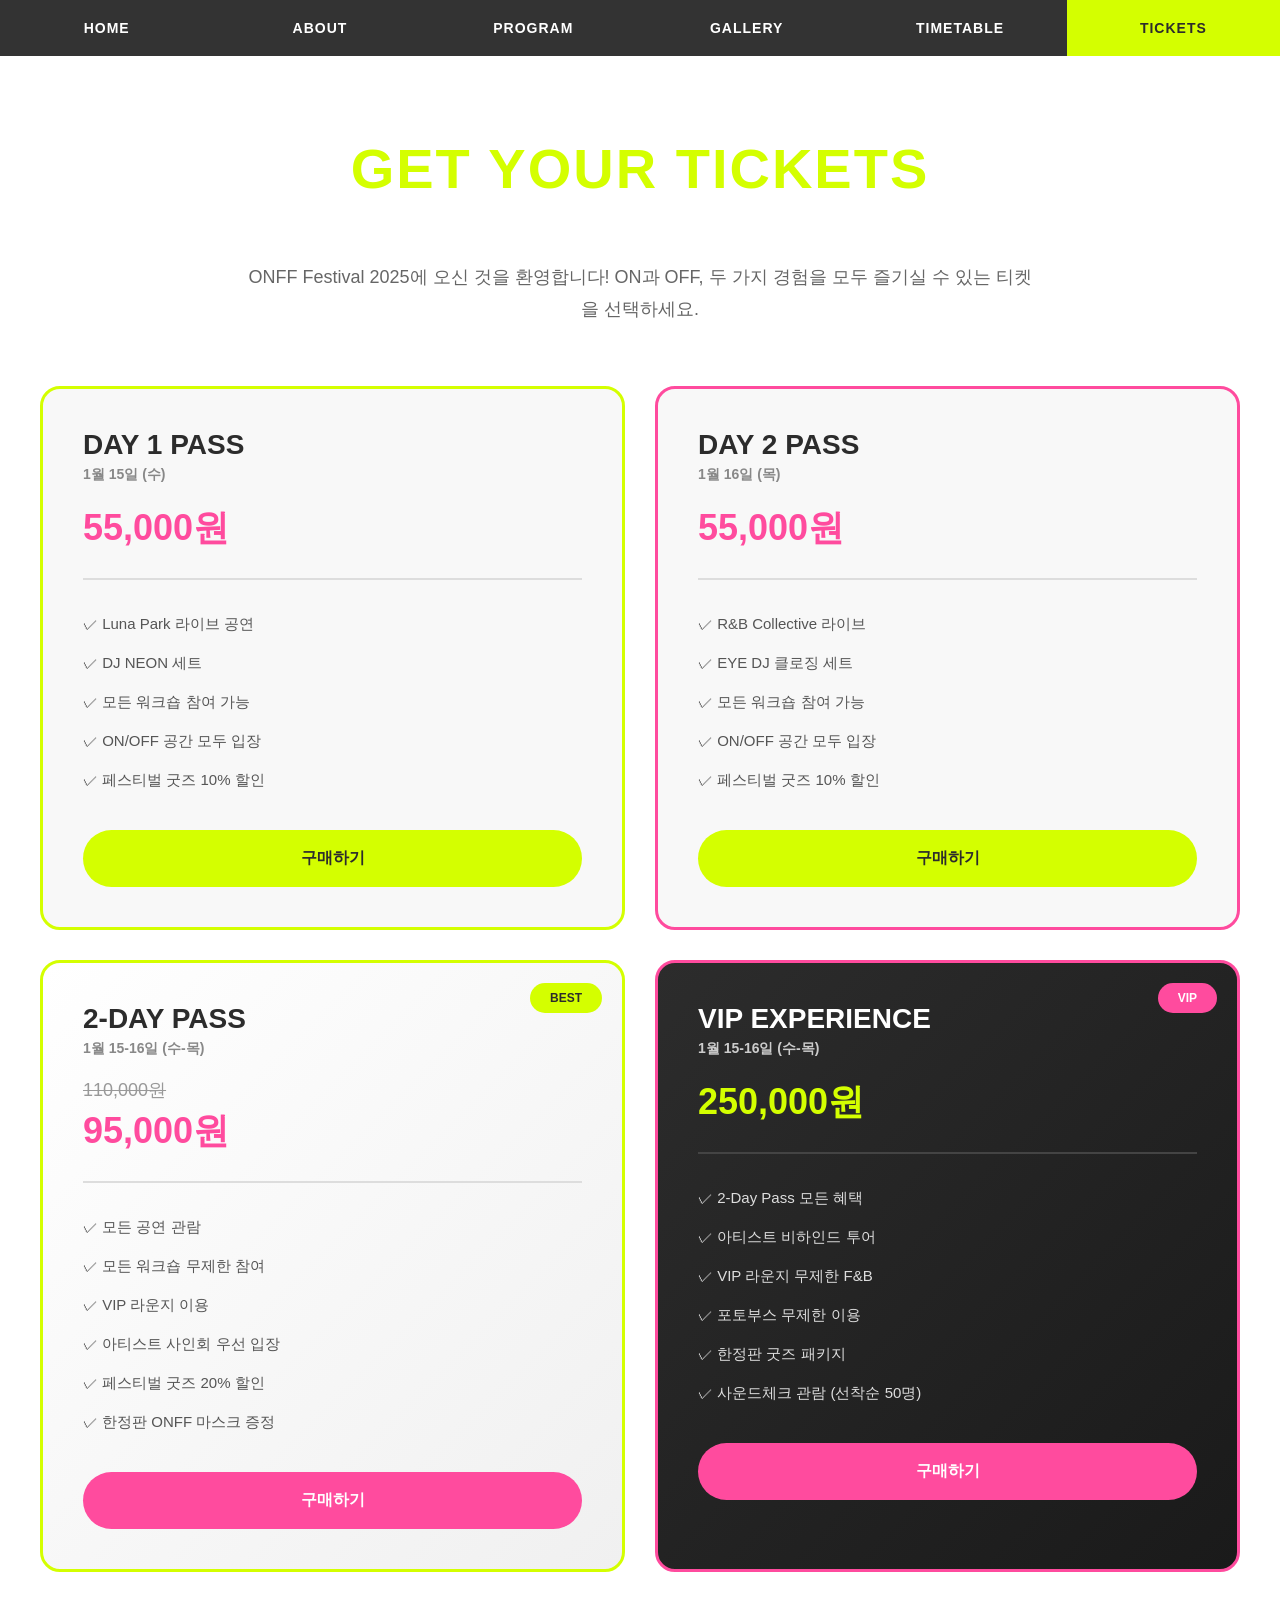
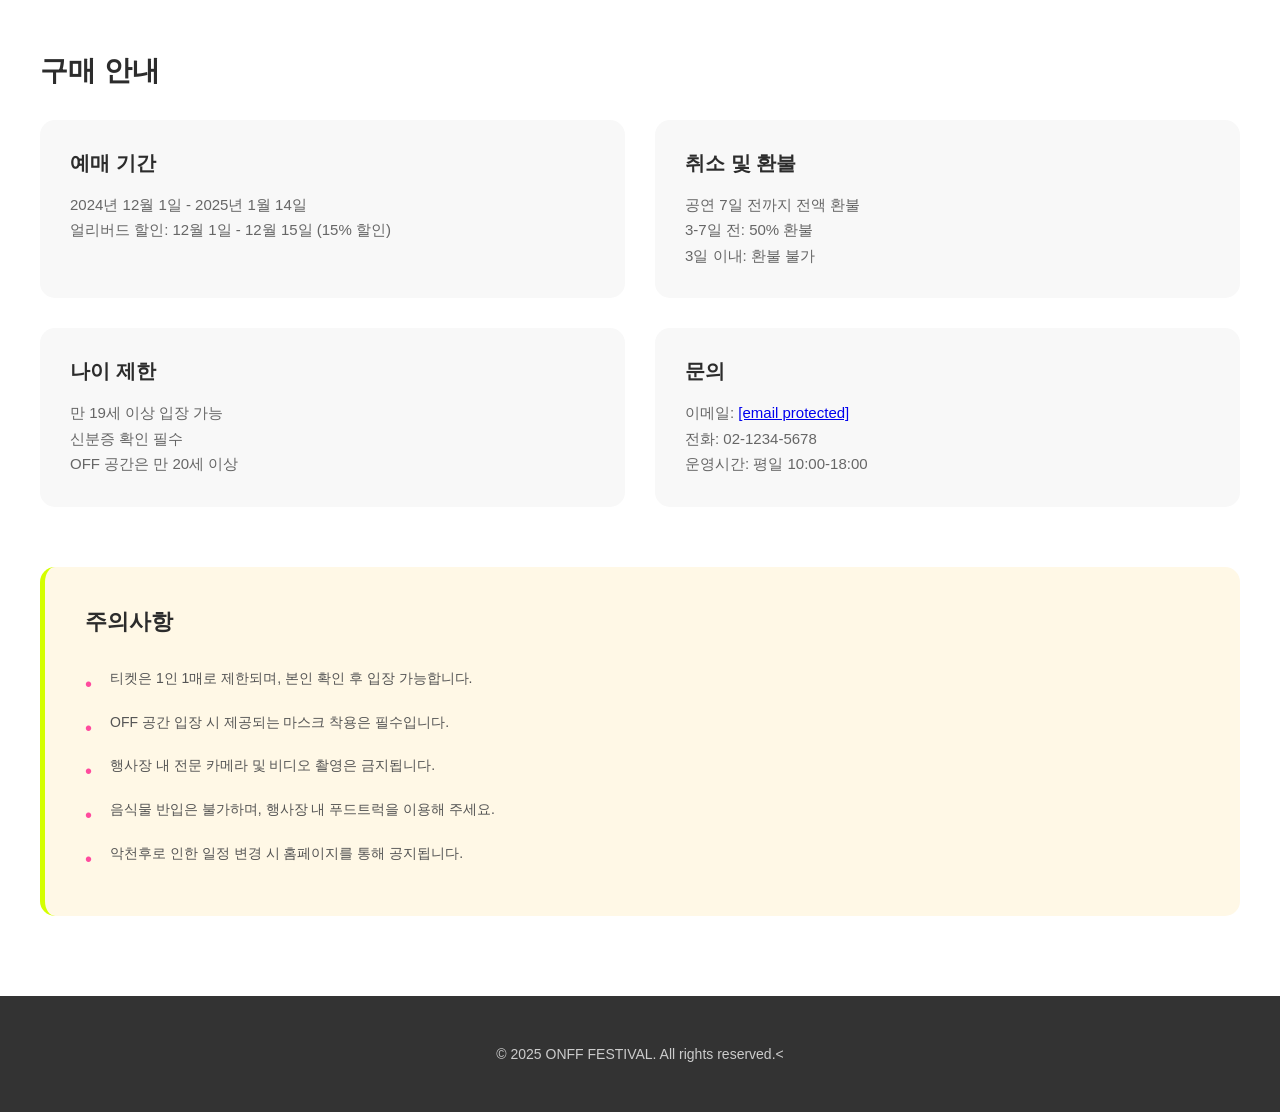
<file: tickets.html>
<!DOCTYPE html>
<html lang="ko">
<head>
    <meta charset="UTF-8">
    <meta name="viewport" content="width=device-width, initial-scale=1.0">
    <title>TICKETS - 2025 ONFF FESTIVAL</title>
    <link rel="stylesheet" href="styles.css">
</head>
<body>
    <!-- Navigation Bar -->
    <nav class="navbar">
        <div class="nav-container">
            <ul class="nav-menu">
                <li><a href="index.html" class="nav-link">HOME</a></li>
                <li><a href="about.html" class="nav-link">ABOUT</a></li>
                <li><a href="lineup.html" class="nav-link">PROGRAM</a></li>
                <li><a href="gallery.html" class="nav-link">GALLERY</a></li>
                <li><a href="timetable.html" class="nav-link">TIMETABLE</a></li>
                <li><a href="tickets.html" class="nav-link active">TICKETS</a></li>
            </ul>
        </div>
    </nav>
            </ul>
        </div>
    </nav>

    <!-- Tickets Section -->
    <section class="content-section">
        <div class="content-container">
            <h1 class="page-title">GET YOUR TICKETS</h1>
            
            <div class="tickets-intro">
                <p class="intro-text">
                    ONFF Festival 2025에 오신 것을 환영합니다! 
                    ON과 OFF, 두 가지 경험을 모두 즐기실 수 있는 티켓을 선택하세요.
                </p>
            </div>

            <div class="ticket-grid">
                <div class="ticket-card lime-ticket">
                    <div class="ticket-header">
                        <h3 class="ticket-name">DAY 1 PASS</h3>
                        <p class="ticket-date">1월 15일 (수)</p>
                    </div>
                    <div class="ticket-price">
                        <span class="price-amount">55,000원</span>
                    </div>
                    <div class="ticket-details">
                        <ul class="ticket-features">
                            <li>✓ Luna Park 라이브 공연</li>
                            <li>✓ DJ NEON 세트</li>
                            <li>✓ 모든 워크숍 참여 가능</li>
                            <li>✓ ON/OFF 공간 모두 입장</li>
                            <li>✓ 페스티벌 굿즈 10% 할인</li>
                        </ul>
                    </div>
                    <button class="buy-ticket-btn">구매하기</button>
                </div>

                <div class="ticket-card pink-ticket">
                    <div class="ticket-header">
                        <h3 class="ticket-name">DAY 2 PASS</h3>
                        <p class="ticket-date">1월 16일 (목)</p>
                    </div>
                    <div class="ticket-price">
                        <span class="price-amount">55,000원</span>
                    </div>
                    <div class="ticket-details">
                        <ul class="ticket-features">
                            <li>✓ R&B Collective 라이브</li>
                            <li>✓ EYE DJ 클로징 세트</li>
                            <li>✓ 모든 워크숍 참여 가능</li>
                            <li>✓ ON/OFF 공간 모두 입장</li>
                            <li>✓ 페스티벌 굿즈 10% 할인</li>
                        </ul>
                    </div>
                    <button class="buy-ticket-btn">구매하기</button>
                </div>

                <div class="ticket-card premium-ticket">
                    <div class="ticket-badge">BEST</div>
                    <div class="ticket-header">
                        <h3 class="ticket-name">2-DAY PASS</h3>
                        <p class="ticket-date">1월 15-16일 (수-목)</p>
                    </div>
                    <div class="ticket-price">
                        <span class="price-original">110,000원</span>
                        <span class="price-amount">95,000원</span>
                    </div>
                    <div class="ticket-details">
                        <ul class="ticket-features">
                            <li>✓ 모든 공연 관람</li>
                            <li>✓ 모든 워크숍 무제한 참여</li>
                            <li>✓ VIP 라운지 이용</li>
                            <li>✓ 아티스트 사인회 우선 입장</li>
                            <li>✓ 페스티벌 굿즈 20% 할인</li>
                            <li>✓ 한정판 ONFF 마스크 증정</li>
                        </ul>
                    </div>
                    <button class="buy-ticket-btn premium-btn">구매하기</button>
                </div>

                <div class="ticket-card vip-ticket">
                    <div class="ticket-badge vip-badge">VIP</div>
                    <div class="ticket-header">
                        <h3 class="ticket-name">VIP EXPERIENCE</h3>
                        <p class="ticket-date">1월 15-16일 (수-목)</p>
                    </div>
                    <div class="ticket-price">
                        <span class="price-amount">250,000원</span>
                    </div>
                    <div class="ticket-details">
                        <ul class="ticket-features">
                            <li>✓ 2-Day Pass 모든 혜택</li>
                            <li>✓ 아티스트 비하인드 투어</li>
                            <li>✓ VIP 라운지 무제한 F&B</li>
                            <li>✓ 포토부스 무제한 이용</li>
                            <li>✓ 한정판 굿즈 패키지</li>
                            <li>✓ 사운드체크 관람 (선착순 50명)</li>
                        </ul>
                    </div>
                    <button class="buy-ticket-btn vip-btn">구매하기</button>
                </div>
            </div>

            <div class="ticket-info">
                <h2 class="section-subtitle">구매 안내</h2>
                <div class="info-grid">
                    <div class="info-box">
                        <h4>예매 기간</h4>
                        <p>2024년 12월 1일 - 2025년 1월 14일<br>
                        얼리버드 할인: 12월 1일 - 12월 15일 (15% 할인)</p>
                    </div>
                    <div class="info-box">
                        <h4>취소 및 환불</h4>
                        <p>공연 7일 전까지 전액 환불<br>
                        3-7일 전: 50% 환불<br>
                        3일 이내: 환불 불가</p>
                    </div>
                    <div class="info-box">
                        <h4>나이 제한</h4>
                        <p>만 19세 이상 입장 가능<br>
                        신분증 확인 필수<br>
                        OFF 공간은 만 20세 이상</p>
                    </div>
                    <div class="info-box">
                        <h4>문의</h4>
                        <p>이메일: <a href="/cdn-cgi/l/email-protection" class="__cf_email__" data-cfemail="c6b2afa5ada3b2b586a9a8a0a0eba0a3b5b2afb0a7aae8a5a9ab">[email&#160;protected]</a><br>
                        전화: 02-1234-5678<br>
                        운영시간: 평일 10:00-18:00</p>
                    </div>
                </div>
            </div>

            <div class="notice-section">
                <h3>주의사항</h3>
                <ul class="notice-list">
                    <li>티켓은 1인 1매로 제한되며, 본인 확인 후 입장 가능합니다.</li>
                    <li>OFF 공간 입장 시 제공되는 마스크 착용은 필수입니다.</li>
                    <li>행사장 내 전문 카메라 및 비디오 촬영은 금지됩니다.</li>
                    <li>음식물 반입은 불가하며, 행사장 내 푸드트럭을 이용해 주세요.</li>
                    <li>악천후로 인한 일정 변경 시 홈페이지를 통해 공지됩니다.</li>
                </ul>
            </div>
        </div>
    </section>

    <footer class="footer">
        <div class="footer-content">
            <p>&copy; 2025 ONFF FESTIVAL. All rights reserved.<
</file>
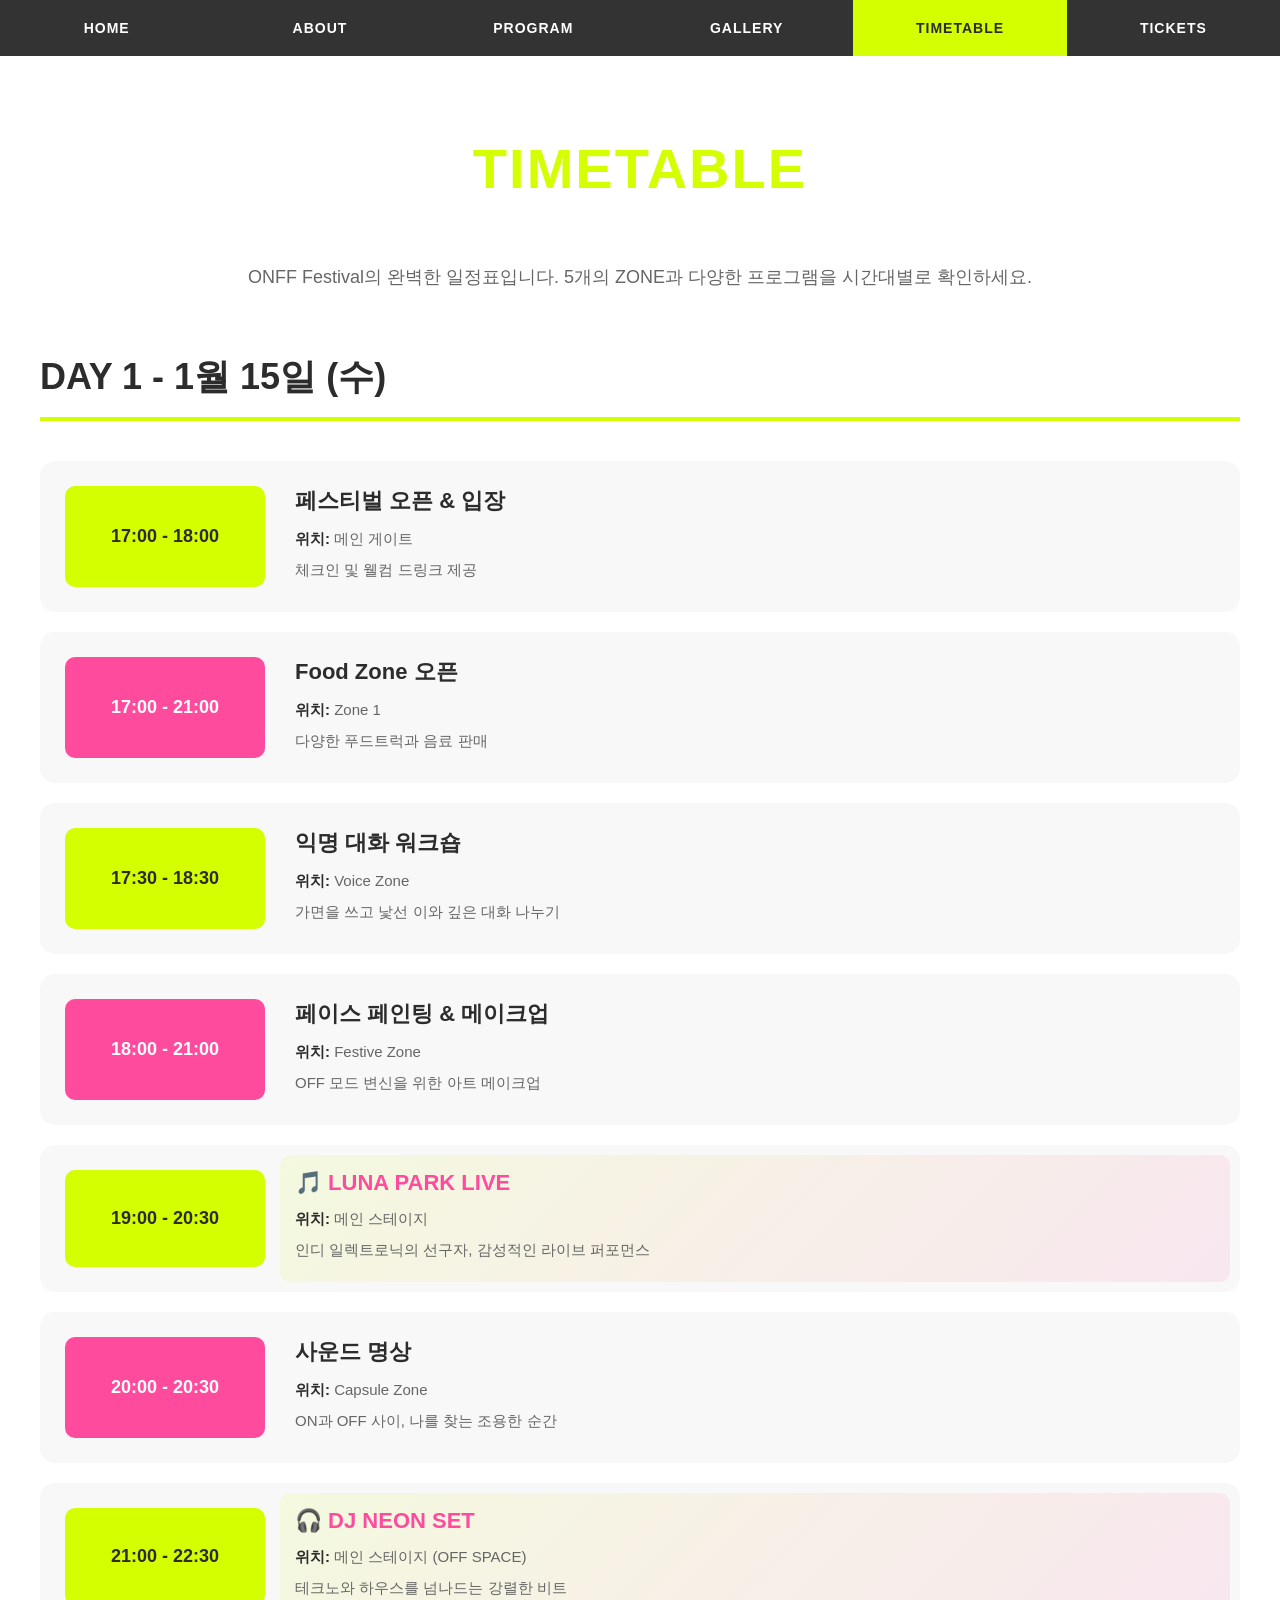
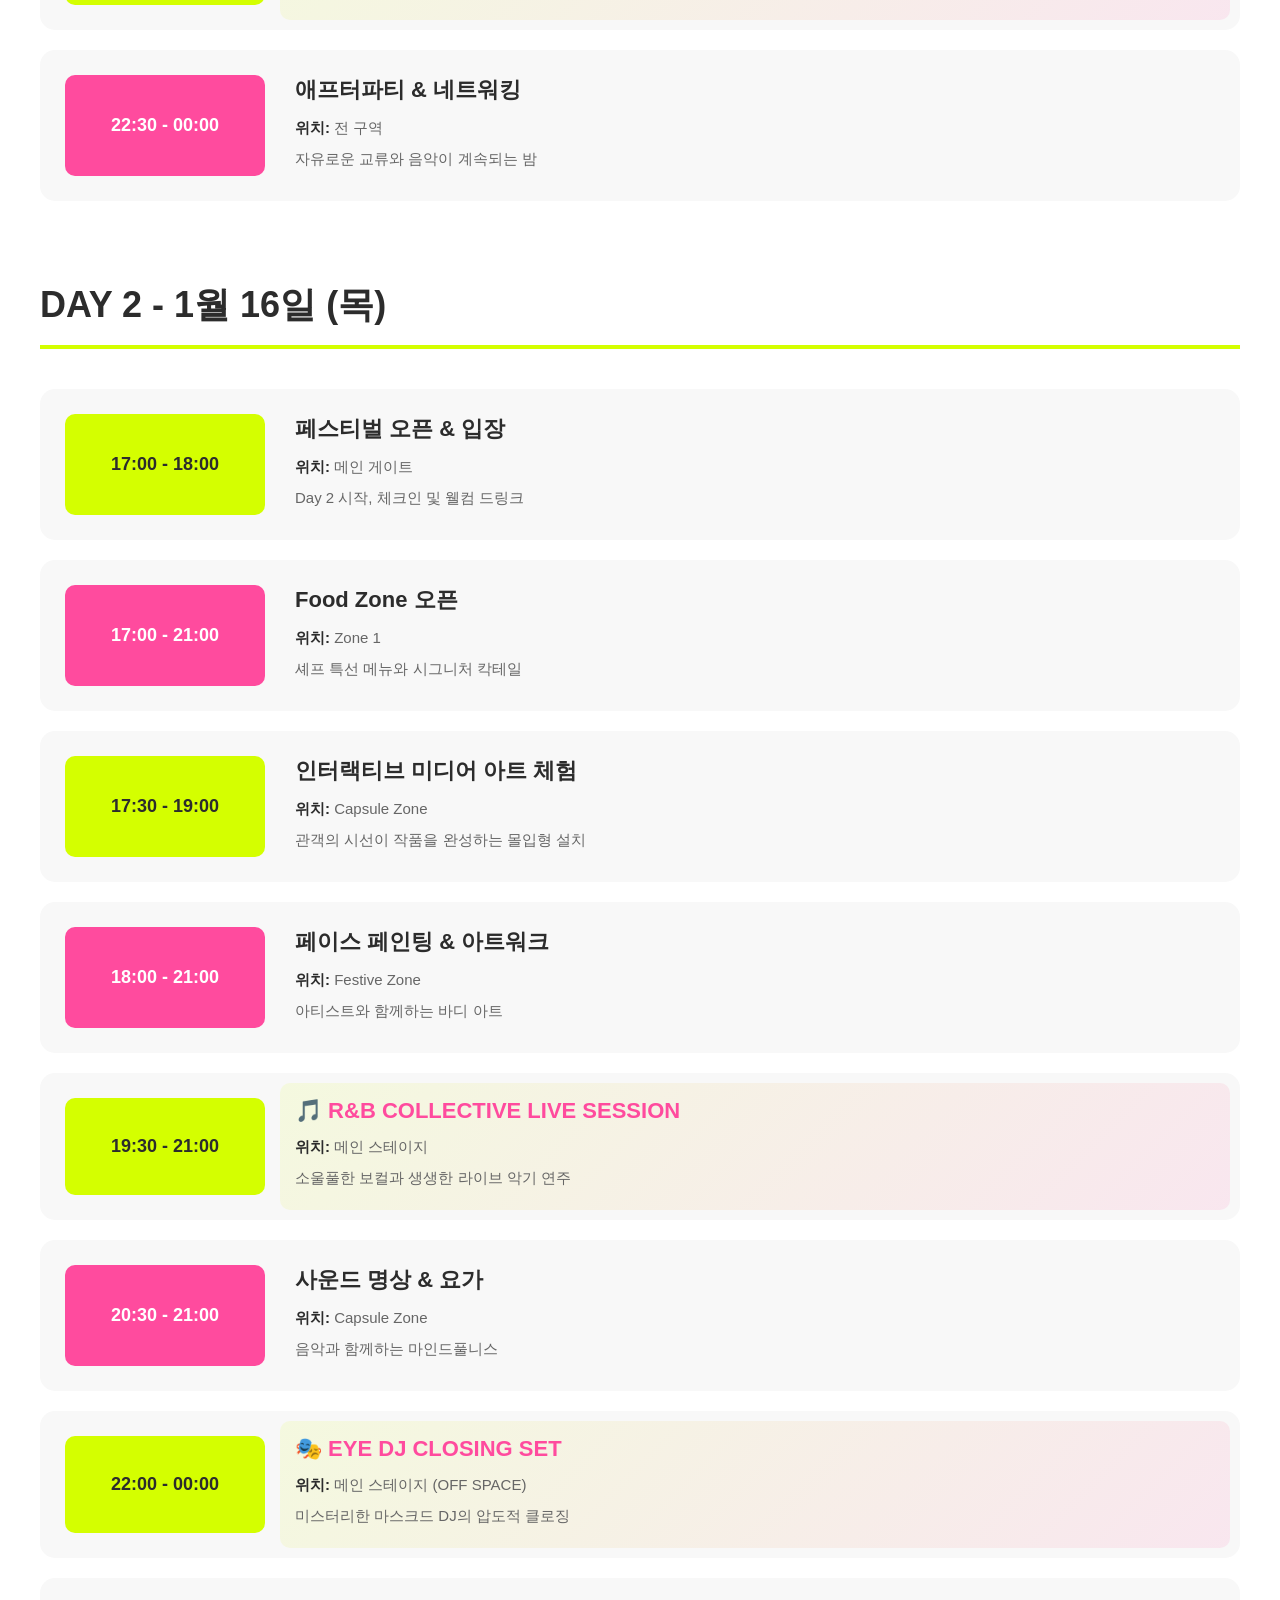
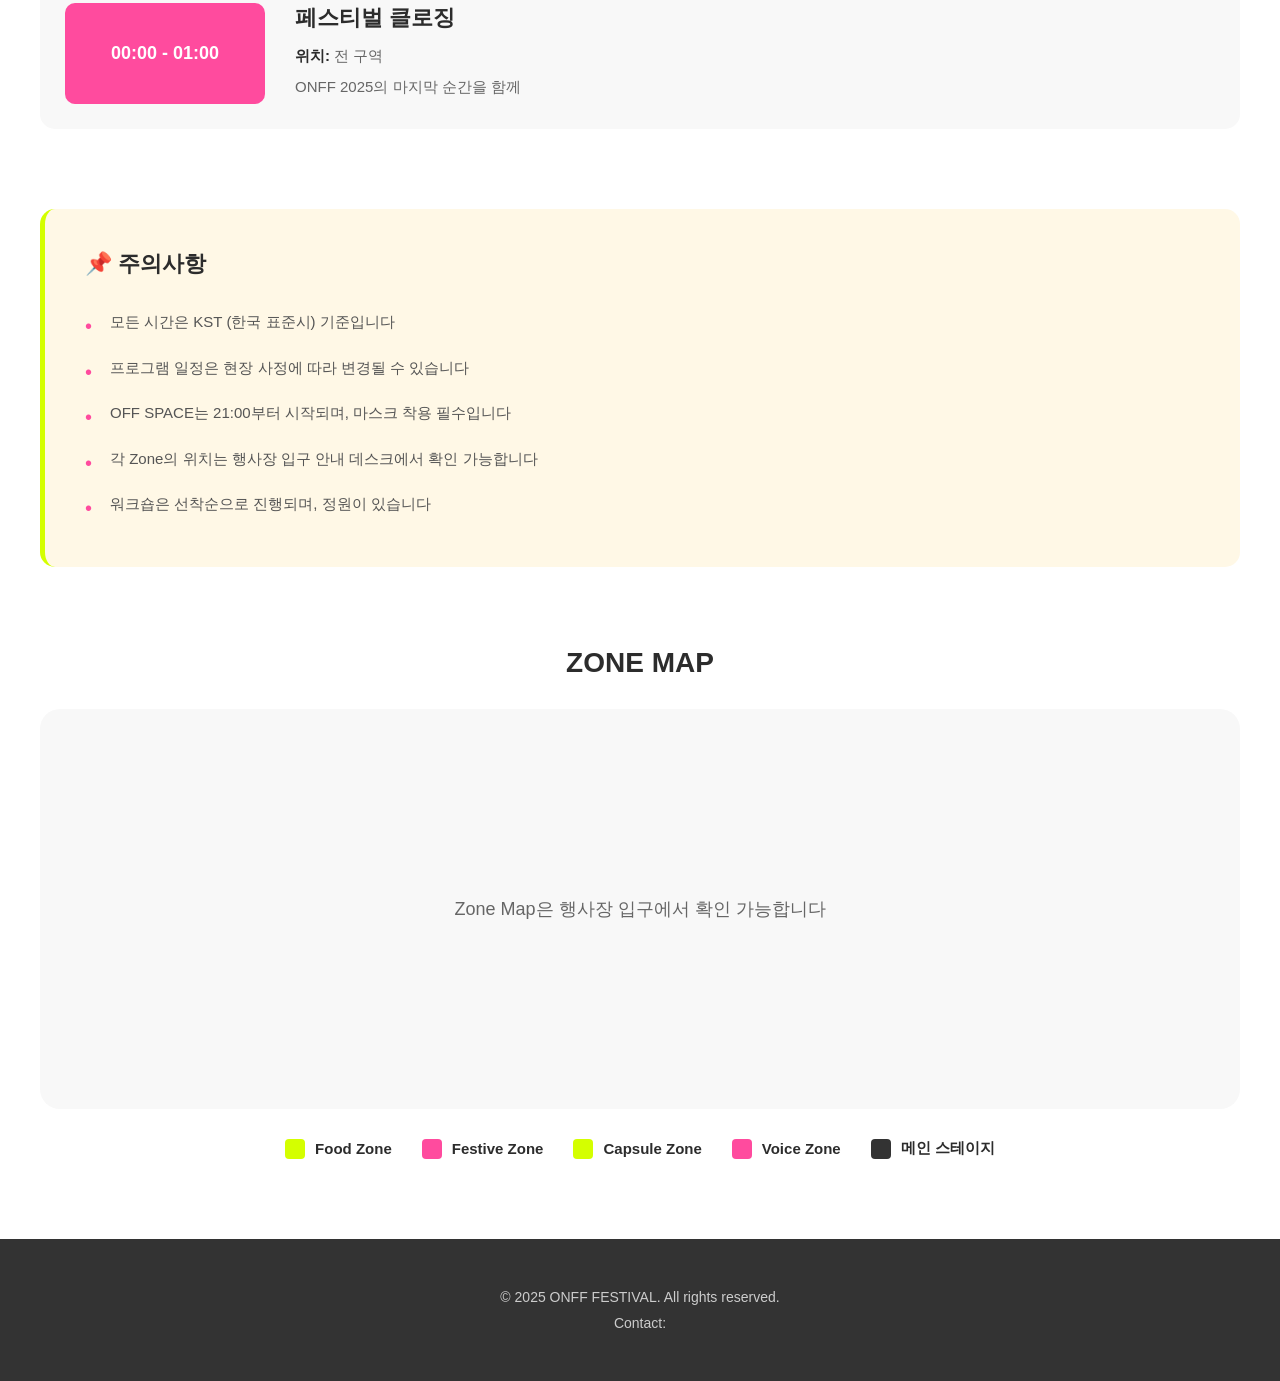
<file: timetable.html>
<!DOCTYPE html>
<html lang="ko">
<head>
    <meta charset="UTF-8">
    <meta name="viewport" content="width=device-width, initial-scale=1.0">
    <title>TIMETABLE - 2025 ONFF FESTIVAL</title>
    <link rel="stylesheet" href="styles.css">
</head>
<body>
    <!-- Navigation Bar -->
    <nav class="navbar">
        <div class="nav-container">
            <ul class="nav-menu">
                <li><a href="index.html" class="nav-link">HOME</a></li>
                <li><a href="about.html" class="nav-link">ABOUT</a></li>
                <li><a href="lineup.html" class="nav-link">PROGRAM</a></li>
                <li><a href="gallery.html" class="nav-link">GALLERY</a></li>
                <li><a href="timetable.html" class="nav-link active">TIMETABLE</a></li>
                <li><a href="tickets.html" class="nav-link">TICKETS</a></li>
            </ul>
        </div>
    </nav>

    <!-- Timetable Section -->
    <section class="content-section">
        <div class="content-container">
            <h1 class="page-title">TIMETABLE</h1>
            
            <div class="timetable-intro">
                <p class="intro-text">
                    ONFF Festival의 완벽한 일정표입니다. 
                    5개의 ZONE과 다양한 프로그램을 시간대별로 확인하세요.
                </p>
            </div>

            <!-- Day 1 -->
            <div class="timetable-day">
                <h2 class="day-title">DAY 1 - 1월 15일 (수)</h2>
                
                <div class="time-schedule">
                    <div class="time-block">
                        <div class="time-label lime-time">17:00 - 18:00</div>
                        <div class="time-content">
                            <h3>페스티벌 오픈 & 입장</h3>
                            <p><strong>위치:</strong> 메인 게이트</p>
                            <p>체크인 및 웰컴 드링크 제공</p>
                        </div>
                    </div>

                    <div class="time-block">
                        <div class="time-label pink-time">17:00 - 21:00</div>
                        <div class="time-content">
                            <h3>Food Zone 오픈</h3>
                            <p><strong>위치:</strong> Zone 1</p>
                            <p>다양한 푸드트럭과 음료 판매</p>
                        </div>
                    </div>

                    <div class="time-block">
                        <div class="time-label lime-time">17:30 - 18:30</div>
                        <div class="time-content">
                            <h3>익명 대화 워크숍</h3>
                            <p><strong>위치:</strong> Voice Zone</p>
                            <p>가면을 쓰고 낯선 이와 깊은 대화 나누기</p>
                        </div>
                    </div>

                    <div class="time-block">
                        <div class="time-label pink-time">18:00 - 21:00</div>
                        <div class="time-content">
                            <h3>페이스 페인팅 & 메이크업</h3>
                            <p><strong>위치:</strong> Festive Zone</p>
                            <p>OFF 모드 변신을 위한 아트 메이크업</p>
                        </div>
                    </div>

                    <div class="time-block">
                        <div class="time-label lime-time">19:00 - 20:30</div>
                        <div class="time-content highlight-event">
                            <h3>🎵 LUNA PARK LIVE</h3>
                            <p><strong>위치:</strong> 메인 스테이지</p>
                            <p>인디 일렉트로닉의 선구자, 감성적인 라이브 퍼포먼스</p>
                        </div>
                    </div>

                    <div class="time-block">
                        <div class="time-label pink-time">20:00 - 20:30</div>
                        <div class="time-content">
                            <h3>사운드 명상</h3>
                            <p><strong>위치:</strong> Capsule Zone</p>
                            <p>ON과 OFF 사이, 나를 찾는 조용한 순간</p>
                        </div>
                    </div>

                    <div class="time-block">
                        <div class="time-label lime-time">21:00 - 22:30</div>
                        <div class="time-content highlight-event">
                            <h3>🎧 DJ NEON SET</h3>
                            <p><strong>위치:</strong> 메인 스테이지 (OFF SPACE)</p>
                            <p>테크노와 하우스를 넘나드는 강렬한 비트</p>
                        </div>
                    </div>

                    <div class="time-block">
                        <div class="time-label pink-time">22:30 - 00:00</div>
                        <div class="time-content">
                            <h3>애프터파티 & 네트워킹</h3>
                            <p><strong>위치:</strong> 전 구역</p>
                            <p>자유로운 교류와 음악이 계속되는 밤</p>
                        </div>
                    </div>
                </div>
            </div>

            <!-- Day 2 -->
            <div class="timetable-day">
                <h2 class="day-title">DAY 2 - 1월 16일 (목)</h2>
                
                <div class="time-schedule">
                    <div class="time-block">
                        <div class="time-label lime-time">17:00 - 18:00</div>
                        <div class="time-content">
                            <h3>페스티벌 오픈 & 입장</h3>
                            <p><strong>위치:</strong> 메인 게이트</p>
                            <p>Day 2 시작, 체크인 및 웰컴 드링크</p>
                        </div>
                    </div>

                    <div class="time-block">
                        <div class="time-label pink-time">17:00 - 21:00</div>
                        <div class="time-content">
                            <h3>Food Zone 오픈</h3>
                            <p><strong>위치:</strong> Zone 1</p>
                            <p>셰프 특선 메뉴와 시그니처 칵테일</p>
                        </div>
                    </div>

                    <div class="time-block">
                        <div class="time-label lime-time">17:30 - 19:00</div>
                        <div class="time-content">
                            <h3>인터랙티브 미디어 아트 체험</h3>
                            <p><strong>위치:</strong> Capsule Zone</p>
                            <p>관객의 시선이 작품을 완성하는 몰입형 설치</p>
                        </div>
                    </div>

                    <div class="time-block">
                        <div class="time-label pink-time">18:00 - 21:00</div>
                        <div class="time-content">
                            <h3>페이스 페인팅 & 아트워크</h3>
                            <p><strong>위치:</strong> Festive Zone</p>
                            <p>아티스트와 함께하는 바디 아트</p>
                        </div>
                    </div>

                    <div class="time-block">
                        <div class="time-label lime-time">19:30 - 21:00</div>
                        <div class="time-content highlight-event">
                            <h3>🎵 R&B COLLECTIVE LIVE SESSION</h3>
                            <p><strong>위치:</strong> 메인 스테이지</p>
                            <p>소울풀한 보컬과 생생한 라이브 악기 연주</p>
                        </div>
                    </div>

                    <div class="time-block">
                        <div class="time-label pink-time">20:30 - 21:00</div>
                        <div class="time-content">
                            <h3>사운드 명상 & 요가</h3>
                            <p><strong>위치:</strong> Capsule Zone</p>
                            <p>음악과 함께하는 마인드풀니스</p>
                        </div>
                    </div>

                    <div class="time-block">
                        <div class="time-label lime-time">22:00 - 00:00</div>
                        <div class="time-content highlight-event">
                            <h3>🎭 EYE DJ CLOSING SET</h3>
                            <p><strong>위치:</strong> 메인 스테이지 (OFF SPACE)</p>
                            <p>미스터리한 마스크드 DJ의 압도적 클로징</p>
                        </div>
                    </div>

                    <div class="time-block">
                        <div class="time-label pink-time">00:00 - 01:00</div>
                        <div class="time-content">
                            <h3>페스티벌 클로징</h3>
                            <p><strong>위치:</strong> 전 구역</p>
                            <p>ONFF 2025의 마지막 순간을 함께</p>
                        </div>
                    </div>
                </div>
            </div>

            <div class="timetable-notice">
                <h3>📌 주의사항</h3>
                <ul>
                    <li>모든 시간은 KST (한국 표준시) 기준입니다</li>
                    <li>프로그램 일정은 현장 사정에 따라 변경될 수 있습니다</li>
                    <li>OFF SPACE는 21:00부터 시작되며, 마스크 착용 필수입니다</li>
                    <li>각 Zone의 위치는 행사장 입구 안내 데스크에서 확인 가능합니다</li>
                    <li>워크숍은 선착순으로 진행되며, 정원이 있습니다</li>
                </ul>
            </div>

            <div class="zone-map-section">
                <h2 class="section-subtitle">ZONE MAP</h2>
                <div class="zone-map-placeholder">
                    <div class="map-text">
                        <p style="font-size: 18px; color: #666;">Zone Map은 행사장 입구에서 확인 가능합니다</p>
                    </div>
                </div>
                <div class="zone-legend">
                    <div class="legend-item">
                        <span class="legend-color" style="background: #D4FF00;"></span>
                        <span>Food Zone</span>
                    </div>
                    <div class="legend-item">
                        <span class="legend-color" style="background: #FF4B9E;"></span>
                        <span>Festive Zone</span>
                    </div>
                    <div class="legend-item">
                        <span class="legend-color" style="background: #D4FF00;"></span>
                        <span>Capsule Zone</span>
                    </div>
                    <div class="legend-item">
                        <span class="legend-color" style="background: #FF4B9E;"></span>
                        <span>Voice Zone</span>
                    </div>
                    <div class="legend-item">
                        <span class="legend-color" style="background: #333;"></span>
                        <span>메인 스테이지</span>
                    </div>
                </div>
            </div>
        </div>
    </section>

    <footer class="footer">
        <div class="footer-content">
            <p>&copy; 2025 ONFF FESTIVAL. All rights reserved.</p>
            <p>Contact: <a href="/cdn-cgi/l/email-protection" class="__cf_email__" data-cfemail="0c65626a634c63626a6a216a697
</file>
<file: styles.css>
* {
    margin: 0;
    padding: 0;
    box-sizing: border-box;
}

:root {
    --lime-green: #D4FF00;
    --hot-pink: #FF4B9E;
    --dark-bg: #3a3a3a;
    --black: #2c2c2c;
    --white: #ffffff;
    --gray: #f8f8f8;
    --nav-dark: #333333;
}

body {
    font-family: 'Arial', sans-serif;
    background-color: #ebebeb;
    color: var(--black);
}

/* Navigation Bar */
.navbar {
    background-color: var(--nav-dark);
    padding: 0;
    position: sticky;
    top: 0;
    z-index: 1000;
}

.nav-container {
    max-width: 1400px;
    margin: 0 auto;
}

.nav-menu {
    display: flex;
    list-style: none;
    justify-content: center;
    gap: 0;
}

.nav-menu li {
    flex: 1;
    text-align: center;
}

.nav-link {
    display: block;
    color: var(--white);
    text-decoration: none;
    padding: 20px 30px;
    font-weight: 600;
    font-size: 14px;
    letter-spacing: 1px;
    transition: all 0.3s ease;
    background-color: var(--nav-dark);
}

.nav-link:hover {
    background-color: var(--dark-bg);
}

.nav-link.active {
    background-color: var(--lime-green);
    color: var(--black);
}

/* Hero Section */
.hero {
    background-color: var(--white);
    padding: 80px 40px;
}

/* New Hero Section with Big Illustration */
.hero-new {
    width: 100%;
    min-height: 600px;
    background-color: var(--white);
    position: relative;
    overflow: hidden;
}

.hero-background {
    width: 100%;
    height: 100%;
    display: flex;
    align-items: center;
    justify-content: center;
}

.hero-main-image {
    width: 100%;
    height: auto;
    max-height: 800px;
    object-fit: cover;
    display: block;
}

/* Five Zones Section */
.five-zones {
    background-color: var(--white);
    padding: 80px 40px;
}

.zones-container {
    max-width: 1200px;
    margin: 0 auto;
    text-align: center;
}

.zones-title {
    font-size: 48px;
    font-weight: 900;
    color: var(--black);
    margin-bottom: 15px;
    text-transform: uppercase;
    letter-spacing: 2px;
}

.zones-subtitle {
    font-size: 20px;
    color: #666;
    margin-bottom: 50px;
    font-weight: 600;
}

.zones-grid {
    display: grid;
    grid-template-columns: repeat(5, 1fr);
    gap: 30px;
    align-items: center;
}

.zone-item {
    display: flex;
    flex-direction: column;
    align-items: center;
    gap: 15px;
}

.zone-icon {
    width: 120px;
    height: 120px;
    background-color: var(--lime-green);
    border-radius: 50%;
    display: flex;
    align-items: center;
    justify-content: center;
    padding: 20px;
    transition: transform 0.3s ease;
}

.zone-icon:hover {
    transform: scale(1.1);
}

.zone-icon-emoji {
    width: 120px;
    height: 120px;
    background-color: var(--lime-green);
    border-radius: 50%;
    display: flex;
    align-items: center;
    justify-content: center;
    font-size: 50px;
    transition: transform 0.3s ease;
}

.zone-icon-emoji:hover {
    transform: scale(1.1) rotate(10deg);
}

.zone-img {
    width: 100%;
    height: 100%;
    object-fit: contain;
}

.zone-label {
    font-size: 18px;
    font-weight: 700;
    color: var(--black);
    text-transform: capitalize;
}

.zone-cta {
    display: flex;
    align-items: center;
    justify-content: center;
}

.zone-button {
    background-color: var(--hot-pink);
    color: var(--white);
    padding: 18px 35px;
    border-radius: 50px;
    font-size: 16px;
    font-weight: 800;
    text-transform: uppercase;
    text-decoration: none;
    transition: all 0.3s ease;
    box-shadow: 0 4px 15px rgba(255, 75, 158, 0.3);
}

.zone-button:hover {
    background-color: #ff3388;
    transform: translateY(-3px);
    box-shadow: 0 6px 20px rgba(255, 75, 158, 0.4);
}

.hero-container {
    max-width: 1400px;
    margin: 0 auto;
    display: grid;
    grid-template-columns: 1fr 1fr;
    gap: 60px;
    align-items: start;
}

.hero-content {
    padding-right: 40px;
}

.hero-title {
    font-size: 72px;
    font-weight: 900;
    color: var(--lime-green);
    line-height: 1.1;
    margin-bottom: 30px;
    text-transform: uppercase;
    letter-spacing: -2px;
}

.hero-description {
    font-size: 16px;
    line-height: 1.8;
    color: #888;
    max-width: 500px;
}

.hero-poster {
    display: flex;
    flex-direction: column;
    gap: 20px;
}

.poster-card {
    background-color: var(--hot-pink);
    border-radius: 20px;
    padding: 40px;
    display: flex;
    flex-direction: column;
    align-items: center;
    gap: 20px;
}

.poster-image {
    width: 150px;
    height: 150px;
    display: flex;
    align-items: center;
    justify-content: center;
}

.poster-img {
    width: 100%;
    height: 100%;
    object-fit: contain;
}

.poster-text {
    text-align: center;
    color: var(--white);
}

.poster-date {
    font-size: 16px;
    line-height: 1.6;
    font-weight: 600;
}

.ticket-button {
    background-color: var(--hot-pink);
    color: var(--white);
    border: none;
    padding: 18px 40px;
    border-radius: 50px;
    font-size: 14px;
    font-weight: 700;
    cursor: pointer;
    transition: all 0.3s ease;
    text-transform: uppercase;
    letter-spacing: 0.5px;
    box-shadow: 0 4px 15px rgba(255, 75, 158, 0.3);
}

.ticket-button:hover {
    background-color: #ff3388;
    transform: translateY(-2px);
    box-shadow: 0 6px 20px rgba(255, 75, 158, 0.4);
}

/* Lineup Section */
.lineup {
    background-color: var(--white);
    padding: 60px 40px 100px;
}

.lineup-container {
    max-width: 1400px;
    margin: 0 auto;
}

.lineup-title {
    font-size: 32px;
    font-weight: 900;
    color: var(--black);
    margin-bottom: 40px;
    text-transform: uppercase;
    letter-spacing: 2px;
}

.lineup-grid {
    display: grid;
    grid-template-columns: repeat(4, 1fr);
    gap: 30px;
}

.lineup-card {
    border-radius: 20px;
    padding: 30px 25px;
    display: flex;
    flex-direction: column;
    align-items: center;
    gap: 15px;
    transition: transform 0.3s ease;
    cursor: pointer;
}

.lineup-card:hover {
    transform: translateY(-10px);
}

.lineup-card.pink {
    background-color: var(--hot-pink);
}

.lineup-card.lime {
    background-color: var(--lime-green);
}

.card-icon {
    width: 100px;
    height: 100px;
    display: flex;
    align-items: center;
    justify-content: center;
    overflow: hidden;
}

.card-icon-text {
    width: 100px;
    height: 100px;
    display: flex;
    align-items: center;
    justify-content: center;
    font-size: 50px;
}

.lineup-img {
    width: 100%;
    height: 100%;
    object-fit: contain;
}

.card-label {
    font-size: 18px;
    font-weight: 700;
    text-transform: capitalize;
}

.lineup-card.pink .card-label {
    color: var(--white);
}

.lineup-card.lime .card-label {
    color: var(--black);
}

/* Responsive Design */
@media (max-width: 1024px) {
    .hero-container {
        grid-template-columns: 1fr;
        gap: 40px;
    }
    
    .hero-content {
        padding-right: 0;
    }
    
    .lineup-grid {
        grid-template-columns: repeat(2, 1fr);
    }

    .zones-grid {
        grid-template-columns: repeat(3, 1fr);
        gap: 40px 20px;
    }

    .zone-cta {
        grid-column: 1 / -1;
    }

    .ticket-grid {
        grid-template-columns: repeat(2, 1fr);
    }

    .gallery-grid {
        grid-template-columns: repeat(2, 1fr);
    }
}

@media (max-width: 768px) {
    .nav-menu {
        flex-wrap: wrap;
    }
    
    .nav-link {
        padding: 15px 15px;
        font-size: 11px;
    }
    
    .hero-title {
        font-size: 48px;
    }

    .hero-main-image {
        max-height: 400px;
    }

    .zones-title {
        font-size: 36px;
    }

    .zones-subtitle {
        font-size: 16px;
    }

    .zones-grid {
        grid-template-columns: repeat(2, 1fr);
        gap: 30px;
    }

    .zone-icon {
        width: 100px;
        height: 100px;
    }

    .zone-cta {
        grid-column: 1 / -1;
    }
    
    .lineup-grid {
        grid-template-columns: 1fr;
    }

    .ticket-grid {
        grid-template-columns: 1fr;
    }

    .gallery-grid {
        grid-template-columns: 1fr;
    }

    .info-grid {
        grid-template-columns: 1fr;
    }
}

@media (max-width: 480px) {
    .hero {
        padding: 40px 20px;
    }
    
    .lineup {
        padding: 40px 20px;
    }
    
    .hero-title {
        font-size: 36px;
    }

    .hero-main-image {
        max-height: 300px;
    }

    .five-zones {
        padding: 40px 20px;
    }

    .zones-title {
        font-size: 28px;
    }

    .zones-grid {
        grid-template-columns: 1fr;
    }

    .zone-icon {
        width: 80px;
        height: 80px;
    }

    .content-section {
        padding: 40px 20px;
    }
}

/* Content Pages Styles */
.content-section {
    background-color: var(--white);
    padding: 80px 40px;
    min-height: calc(100vh - 200px);
}

.content-container {
    max-width: 1200px;
    margin: 0 auto;
}

.page-title {
    font-size: 56px;
    font-weight: 900;
    color: var(--lime-green);
    text-align: center;
    margin-bottom: 60px;
    text-transform: uppercase;
    letter-spacing: 2px;
}

/* About Page */
.about-content {
    display: flex;
    flex-direction: column;
    gap: 30px;
}

.about-box {
    background-color: #f8f8f8;
    padding: 40px;
    border-radius: 20px;
}

.about-box.pink-box {
    background-color: var(--hot-pink);
    color: var(--white);
}

.about-box.lime-box {
    background-color: var(--lime-green);
    color: var(--black);
}

.section-subtitle {
    font-size: 28px;
    font-weight: 800;
    margin-bottom: 20px;
    text-transform: uppercase;
}

.section-text {
    font-size: 16px;
    line-height: 1.8;
}

.about-vision {
    margin-top: 40px;
    text-align: center;
    padding: 60px 40px;
    background: linear-gradient(135deg, var(--lime-green), var(--hot-pink));
    border-radius: 20px;
    color: var(--white);
}

/* Lineup Page */
.lineup-schedule {
    margin-top: 40px;
}

.schedule-title {
    font-size: 32px;
    font-weight: 800;
    color: var(--black);
    margin: 60px 0 30px 0;
    padding-bottom: 15px;
    border-bottom: 3px solid var(--lime-green);
}

.artist-detail {
    display: grid;
    grid-template-columns: 200px 1fr;
    gap: 40px;
    margin-bottom: 40px;
    padding: 30px;
    border-radius: 20px;
    background-color: #f8f8f8;
}

.artist-detail.pink-detail {
    border-left: 5px solid var(--hot-pink);
}

.artist-detail.lime-detail {
    border-left: 5px solid var(--lime-green);
}

.artist-image-placeholder {
    width: 200px;
    height: 200px;
    background-color: #e0e0e0;
    border-radius: 15px;
    display: flex;
    align-items: center;
    justify-content: center;
    overflow: hidden;
}

.artist-emoji {
    font-size: 80px;
}

.artist-img {
    width: 100%;
    height: 100%;
    object-fit: cover;
}

.artist-name {
    font-size: 28px;
    font-weight: 900;
    color: var(--black);
    margin-bottom: 10px;
}

.artist-type {
    font-size: 14px;
    font-weight: 700;
    color: var(--hot-pink);
    margin-bottom: 5px;
    text-transform: uppercase;
}

.artist-time {
    font-size: 16px;
    font-weight: 600;
    color: #666;
    margin-bottom: 15px;
}

.artist-description {
    font-size: 15px;
    line-height: 1.7;
    color: #555;
}

.workshop-section {
    margin-top: 80px;
    padding: 40px;
    background-color: #f8f8f8;
    border-radius: 20px;
}

.workshop-grid {
    display: grid;
    grid-template-columns: repeat(2, 1fr);
    gap: 20px;
    margin-top: 30px;
}

.workshop-card {
    background-color: var(--white);
    padding: 25px;
    border-radius: 15px;
    border: 2px solid var(--lime-green);
}

.workshop-card h4 {
    font-size: 18px;
    font-weight: 800;
    color: var(--black);
    margin-bottom: 10px;
}

.workshop-time {
    font-size: 14px;
    color: var(--hot-pink);
    font-weight: 600;
    margin-bottom: 10px;
}

.workshop-card p {
    font-size: 14px;
    line-height: 1.6;
    color: #666;
}

/* Tickets Page */
.tickets-intro {
    text-align: center;
    margin-bottom: 60px;
}

.intro-text {
    font-size: 18px;
    line-height: 1.8;
    color: #666;
    max-width: 800px;
    margin: 0 auto;
}

.ticket-grid {
    display: grid;
    grid-template-columns: repeat(2, 1fr);
    gap: 30px;
    margin-bottom: 60px;
}

.ticket-card {
    background-color: #f8f8f8;
    border-radius: 20px;
    padding: 40px;
    position: relative;
    transition: transform 0.3s ease, box-shadow 0.3s ease;
}

.ticket-card:hover {
    transform: translateY(-10px);
    box-shadow: 0 10px 30px rgba(0,0,0,0.1);
}

.ticket-card.lime-ticket {
    border: 3px solid var(--lime-green);
}

.ticket-card.pink-ticket {
    border: 3px solid var(--hot-pink);
}

.ticket-card.premium-ticket {
    background: linear-gradient(135deg, #fff, #f0f0f0);
    border: 3px solid var(--lime-green);
}

.ticket-card.vip-ticket {
    background: linear-gradient(135deg, #2c2c2c, #1a1a1a);
    color: var(--white);
    border: 3px solid var(--hot-pink);
}

.ticket-badge {
    position: absolute;
    top: 20px;
    right: 20px;
    background-color: var(--lime-green);
    color: var(--black);
    padding: 8px 20px;
    border-radius: 20px;
    font-weight: 800;
    font-size: 12px;
}

.ticket-badge.vip-badge {
    background-color: var(--hot-pink);
    color: var(--white);
}

.ticket-header {
    margin-bottom: 20px;
}

.ticket-name {
    font-size: 28px;
    font-weight: 900;
    margin-bottom: 5px;
}

.ticket-date {
    font-size: 14px;
    color: #888;
    font-weight: 600;
}

.vip-ticket .ticket-date {
    color: #ccc;
}

.ticket-price {
    margin-bottom: 25px;
    padding-bottom: 25px;
    border-bottom: 2px solid #ddd;
}

.vip-ticket .ticket-price {
    border-bottom: 2px solid #444;
}

.price-original {
    display: block;
    font-size: 18px;
    color: #999;
    text-decoration: line-through;
    margin-bottom: 5px;
}

.price-amount {
    font-size: 36px;
    font-weight: 900;
    color: var(--hot-pink);
}

.vip-ticket .price-amount {
    color: var(--lime-green);
}

.ticket-features {
    list-style: none;
    padding: 0;
    margin-bottom: 30px;
}

.ticket-features li {
    padding: 10px 0;
    font-size: 15px;
    color: #555;
}

.vip-ticket .ticket-features li {
    color: #ddd;
}

.buy-ticket-btn {
    width: 100%;
    padding: 18px;
    background-color: var(--lime-green);
    color: var(--black);
    border: none;
    border-radius: 50px;
    font-size: 16px;
    font-weight: 800;
    cursor: pointer;
    transition: all 0.3s ease;
    text-transform: uppercase;
}

.buy-ticket-btn:hover {
    background-color: #b8e600;
    transform: scale(1.05);
}

.buy-ticket-btn.premium-btn {
    background-color: var(--hot-pink);
    color: var(--white);
}

.buy-ticket-btn.premium-btn:hover {
    background-color: #ff3388;
}

.buy-ticket-btn.vip-btn {
    background-color: var(--hot-pink);
    color: var(--white);
}

.buy-ticket-btn.vip-btn:hover {
    background-color: var(--lime-green);
    color: var(--black);
}

.ticket-info {
    margin-top: 80px;
}

.info-grid {
    display: grid;
    grid-template-columns: repeat(2, 1fr);
    gap: 30px;
    margin-top: 30px;
}

.info-box {
    background-color: #f8f8f8;
    padding: 30px;
    border-radius: 15px;
}

.info-box h4 {
    font-size: 20px;
    font-weight: 800;
    color: var(--black);
    margin-bottom: 15px;
}

.info-box p {
    font-size: 15px;
    line-height: 1.7;
    color: #666;
}

.notice-section {
    margin-top: 60px;
    background-color: #fff8e6;
    padding: 40px;
    border-radius: 15px;
    border-left: 5px solid var(--lime-green);
}

.notice-section h3 {
    font-size: 22px;
    font-weight: 800;
    color: var(--black);
    margin-bottom: 20px;
}

.notice-list {
    list-style: none;
    padding: 0;
}

.notice-list li {
    padding: 10px 0;
    padding-left: 25px;
    position: relative;
    font-size: 14px;
    line-height: 1.7;
    color: #555;
}

.notice-list li:before {
    content: "•";
    position: absolute;
    left: 0;
    color: var(--hot-pink);
    font-size: 20px;
}

/* Gallery Page */
.gallery-intro {
    text-align: center;
    margin-bottom: 60px;
}

.gallery-section-title {
    margin: 60px 0 30px 0;
}

.gallery-section-title h2 {
    font-size: 32px;
    font-weight: 900;
    color: var(--black);
    text-align: center;
    padding-bottom: 15px;
    border-bottom: 3px solid var(--lime-green);
}

.gallery-grid {
    display: grid;
    grid-template-columns: repeat(4, 1fr);
    gap: 20px;
    margin-bottom: 60px;
}

.gallery-item {
    position: relative;
    border-radius: 15px;
    overflow: hidden;
    aspect-ratio: 1;
}

.gallery-item.pink-bg {
    background-color: var(--hot-pink);
}

.gallery-item.lime-bg {
    background-color: var(--lime-green);
}

.gallery-placeholder {
    width: 100%;
    height: 100%;
    position: relative;
    display: flex;
    align-items: center;
    justify-content: center;
    background-color: #e0e0e0;
}

.gallery-placeholder.gray-bg {
    background-color: #f0f0f0;
}

.gallery-text {
    color: var(--white);
    font-size: 20px;
    font-weight: 800;
    text-align: center;
    line-height: 1.5;
    padding: 20px;
}

.gallery-text-dark {
    color: var(--black);
    font-size: 20px;
    font-weight: 800;
    text-align: center;
    line-height: 1.5;
    padding: 20px;
}

.gallery-img {
    width: 100%;
    height: 100%;
    object-fit: cover;
}

.gallery-overlay {
    position: absolute;
    bottom: 0;
    left: 0;
    right: 0;
    background: linear-gradient(transparent, rgba(0,0,0,0.8));
    padding: 20px;
    opacity: 0;
    transition: opacity 0.3s ease;
}

.gallery-item:hover .gallery-overlay {
    opacity: 1;
}

.gallery-caption {
    color: var(--white);
    font-size: 14px;
    font-weight: 600;
    text-align: center;
}

.video-section {
    margin: 80px 0;
    text-align: center;
}

.video-placeholder {
    background-color: #f8f8f8;
    border-radius: 20px;
    padding: 80px 40px;
    margin-top: 30px;
    border: 3px dashed #ddd;
}

.video-text {
    font-size: 18px;
    line-height: 1.8;
    color: #666;
}

.social-section {
    margin-top: 80px;
    text-align: center;
    padding: 60px 40px;
    background: linear-gradient(135deg, var(--lime-green), var(--hot-pink));
    border-radius: 20px;
    color: var(--white);
}

.social-text {
    font-size: 18px;
    line-height: 1.8;
    margin: 30px 0;
}

.social-links {
    display: flex;
    gap: 20px;
    justify-content: center;
    margin-top: 30px;
}

.social-btn {
    padding: 15px 40px;
    background-color: var(--white);
    color: var(--black);
    text-decoration: none;
    border-radius: 50px;
    font-weight: 800;
    font-size: 16px;
    transition: all 0.3s ease;
}

.social-btn:hover {
    background-color: var(--black);
    color: var(--white);
    transform: scale(1.05);
}

/* Footer */
.footer {
    background-color: var(--nav-dark);
    color: var(--white);
    padding: 40px 20px;
    text-align: center;
}

.footer-content {
    max-width: 1200px;
    margin: 0 auto;
}

.footer-content p {
    margin: 10px 0;
    font-size: 14px;
    color: #ccc;
}

/* Timetable Page */
.timetable-intro {
    text-align: center;
    margin-bottom: 60px;
}

.timetable-day {
    margin-bottom: 80px;
}

.day-title {
    font-size: 36px;
    font-weight: 900;
    color: var(--black);
    margin-bottom: 40px;
    padding-bottom: 15px;
    border-bottom: 4px solid var(--lime-green);
}

.time-schedule {
    display: flex;
    flex-direction: column;
    gap: 20px;
}

.time-block {
    display: grid;
    grid-template-columns: 200px 1fr;
    gap: 30px;
    background-color: #f8f8f8;
    padding: 25px;
    border-radius: 15px;
    transition: transform 0.3s ease;
}

.time-block:hover {
    transform: translateX(10px);
}

.time-label {
    font-size: 18px;
    font-weight: 800;
    padding: 15px 20px;
    border-radius: 10px;
    text-align: center;
    display: flex;
    align-items: center;
    justify-content: center;
}

.lime-time {
    background-color: var(--lime-green);
    color: var(--black);
}

.pink-time {
    background-color: var(--hot-pink);
    color: var(--white);
}

.time-content h3 {
    font-size: 22px;
    font-weight: 800;
    color: var(--black);
    margin-bottom: 10px;
}

.time-content p {
    font-size: 15px;
    line-height: 1.7;
    color: #666;
    margin: 5px 0;
}

.time-content strong {
    color: var(--black);
}

.highlight-event {
    background: linear-gradient(135deg, rgba(212, 255, 0, 0.1), rgba(255, 75, 158, 0.1));
    padding: 15px;
    border-radius: 10px;
    margin: -15px;
}

.highlight-event h3 {
    color: var(--hot-pink);
}

.timetable-notice {
    background-color: #fff8e6;
    padding: 40px;
    border-radius: 15px;
    border-left: 5px solid var(--lime-green);
    margin-top: 60px;
}

.timetable-notice h3 {
    font-size: 22px;
    font-weight: 800;
    color: var(--black);
    margin-bottom: 20px;
}

.timetable-notice ul {
    list-style: none;
    padding: 0;
}

.timetable-notice li {
    padding: 10px 0;
    padding-left: 25px;
    position: relative;
    font-size: 15px;
    line-height: 1.7;
    color: #555;
}

.timetable-notice li:before {
    content: "•";
    position: absolute;
    left: 0;
    color: var(--hot-pink);
    font-size: 20px;
}

.zone-map-section {
    margin-top: 80px;
    text-align: center;
}

.zone-map-placeholder {
    background-color: #f8f8f8;
    padding: 40px;
    border-radius: 20px;
    margin: 30px 0;
    min-height: 400px;
    display: flex;
    align-items: center;
    justify-content: center;
}

.zone-map-img {
    width: 100%;
    max-width: 800px;
    height: auto;
}

.zone-legend {
    display: flex;
    justify-content: center;
    gap: 30px;
    flex-wrap: wrap;
    margin-top: 20px;
}

.legend-item {
    display: flex;
    align-items: center;
    gap: 10px;
    font-size: 15px;
    font-weight: 600;
}

.legend-color {
    width: 20px;
    height: 20px;
    border-radius: 4px;
    display: inline-block;
}

/* Responsive for Timetable */
@media (max-width: 768px) {
    .time-block {
        grid-template-columns: 1fr;
        gap: 15px;
    }

    .time-label {
        font-size: 16px;
        padding: 12px 15px;
    }

    .day-title {
        font-size: 28px;
    }

    .zone-legend {
        gap: 15px;
    }

    .legend-item {
        font-size: 13px;
    }
}
</file>
